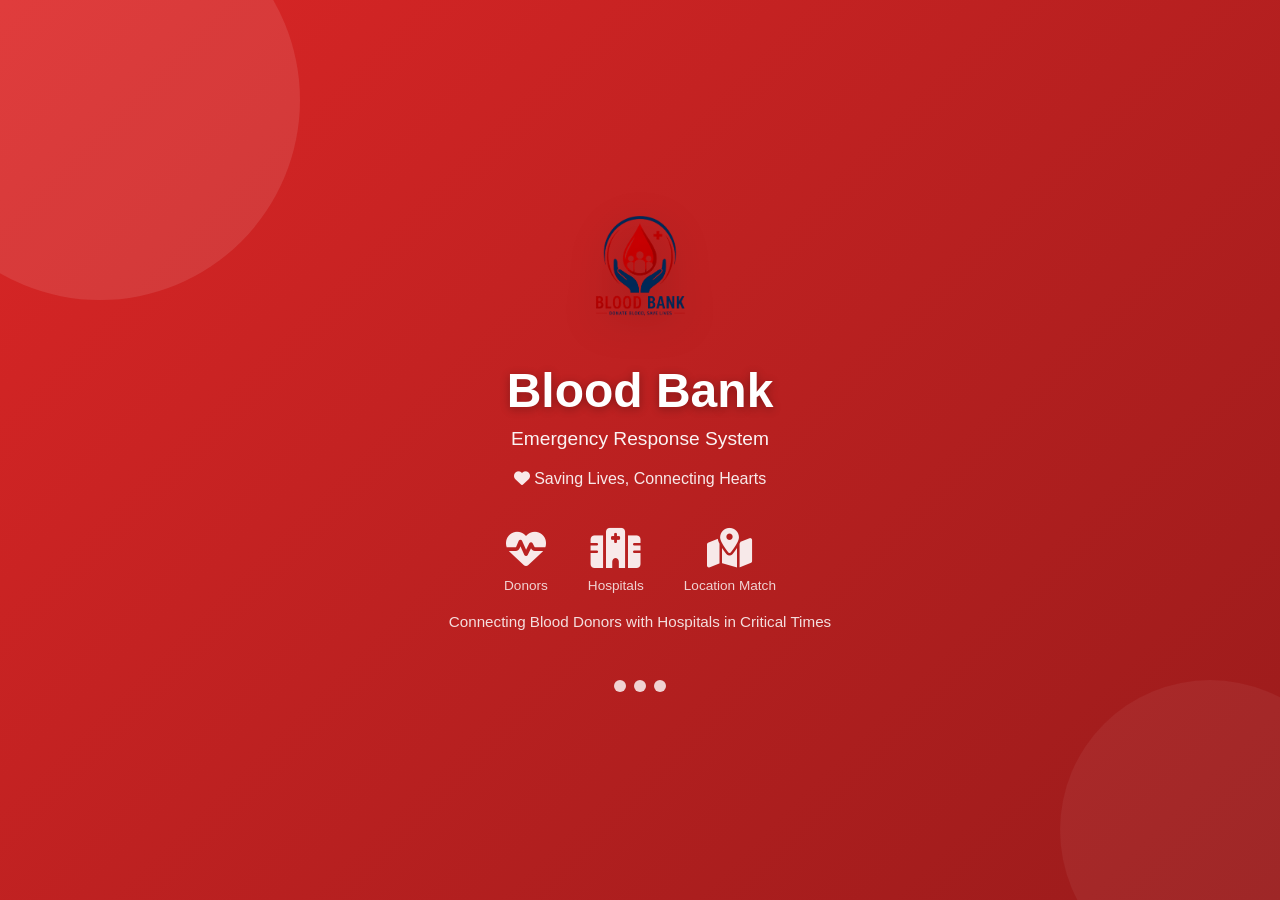
<file: index.html>
<!DOCTYPE html>
<html lang="en">
<head>
    <meta charset="UTF-8">
    <meta name="viewport" content="width=device-width, initial-scale=1.0">
    <title>Blood Bank - Emergency Response System</title>
<script>
    const params = new URLSearchParams(window.location.search);
    const cameFromSplash = params.get("splash") === "done";

    if (!cameFromSplash && !sessionStorage.getItem("splashShown")) {
        window.location.replace("splash.html");
    } else {
        sessionStorage.setItem("splashShown", "true");

        if (cameFromSplash) {
            history.replaceState(null, "", "index.html");
        }
    }
</script>
    <link rel="stylesheet" href="https://cdnjs.cloudflare.com/ajax/libs/font-awesome/6.4.0/css/all.min.css">
    <link rel="stylesheet" href="css/style.css">
    <link rel="shortcut icon" href="logo.png" type="image/png">
</head>
<body>
    <div class="container">
        <!-- Mobile Overlay -->
        <div class="mobile-overlay"></div>

        <!-- Sidebar Navigation -->
        <aside class="sidebar">
            <div class="logo">
                <div class="logo-icon">
                    <img src="logo.png" alt="Logo" style="width: 32px; height: 32px; object-fit: contain; display: none;">
                    <i class="fas fa-droplet"></i>
                </div>
                <h1>Blood Bank</h1>
            </div>
            <nav class="nav-menu">
                <a href="index.html" class="nav-item active">
                    <span class="nav-icon"><i class="fas fa-chart-line"></i></span>
                    <span class="nav-text">Dashboard</span>
                </a>
                <a href="donors.html" class="nav-item">
                    <span class="nav-icon"><i class="fas fa-users"></i></span>
                    <span class="nav-text">Donors</span>
                </a>
                <a href="blood-inventory.html" class="nav-item">
                    <span class="nav-icon"><i class="fas fa-vial"></i></span>
                    <span class="nav-text">Blood Inventory</span>
                </a>
                <a href="patients.html" class="nav-item">
                    <span class="nav-icon"><i class="fas fa-hospital"></i></span>
                    <span class="nav-text">Patients</span>
                </a>
                <a href="requests.html" class="nav-item">
                    <span class="nav-icon"><i class="fas fa-clipboard-list"></i></span>
                    <span class="nav-text">Requests</span>
                </a>
                <a href="blood-needs.html" class="nav-item">
                    <span class="nav-icon"><i class="fas fa-map-pin"></i></span>
                    <span class="nav-text">Blood Needs</span>
                </a>
            </nav>
        </aside>

        <!-- Main Content -->
        <main class="main-content">
            <!-- Header -->
            <header class="header">
                <button class="hamburger-menu" aria-label="Toggle menu">
                    <span></span>
                    <span></span>
                    <span></span>
                </button>
                <h2>Dashboard</h2>
                <div class="user-section">
                    <span class="user-name">Admin</span>
                    <div class="user-avatar">A</div>
                </div>
            </header>

            <!-- Dashboard Content -->
            <section class="dashboard">
                <h3 class="section-title">Overview</h3>
                
                <!-- Stats Cards -->
                <div class="stats-grid">
                    <div class="stat-card">
                        <div class="stat-icon" style="background-color: #ffebee;"><i class="fas fa-users"></i></div>
                        <div class="stat-content">
                            <h4>Total Donors</h4>
                            <p class="stat-number">2,450</p>
                            <span class="stat-change">+12% this month</span>
                        </div>
                    </div>

                    <div class="stat-card">
                        <div class="stat-icon" style="background-color: #fce4ec;"><i class="fas fa-vials"></i></div>
                        <div class="stat-content">
                            <h4>Blood Units</h4>
                            <p class="stat-number">1,840</p>
                            <span class="stat-change">+24 units today</span>
                        </div>
                    </div>

                    <div class="stat-card">
                        <div class="stat-icon" style="background-color: #ffe0e6;"><i class="fas fa-hourglass-half"></i></div>
                        <div class="stat-content">
                            <h4>Pending Requests</h4>
                            <p class="stat-number">47</p>
                            <span class="stat-change">8 urgent</span>
                        </div>
                    </div>

                    <div class="stat-card">
                        <div class="stat-icon" style="background-color: #ffcdd2;"><i class="fas fa-hospital-user"></i></div>
                        <div class="stat-content">
                            <h4>Active Patients</h4>
                            <p class="stat-number">156</p>
                            <span class="stat-change">+5 today</span>
                        </div>
                    </div>
                </div>

                <!-- Blood Stock Overview -->
                <div class="dashboard-grid">
                    <div class="card">
                        <h3>Blood Stock Summary</h3>
                        <div class="blood-stock-list">
                            <div class="blood-item">
                                <div class="blood-group">O+</div>
                                <div class="blood-bar">
                                    <div class="blood-fill" style="width: 85%"></div>
                                </div>
                                <span class="blood-qty">425 units</span>
                            </div>
                            <div class="blood-item">
                                <div class="blood-group">A+</div>
                                <div class="blood-bar">
                                    <div class="blood-fill" style="width: 72%"></div>
                                </div>
                                <span class="blood-qty">360 units</span>
                            </div>
                            <div class="blood-item">
                                <div class="blood-group">B+</div>
                                <div class="blood-bar">
                                    <div class="blood-fill" style="width: 65%"></div>
                                </div>
                                <span class="blood-qty">325 units</span>
                            </div>
                            <div class="blood-item">
                                <div class="blood-group">AB+</div>
                                <div class="blood-bar">
                                    <div class="blood-fill" style="width: 45%"></div>
                                </div>
                                <span class="blood-qty">225 units</span>
                            </div>
                            <div class="blood-item">
                                <div class="blood-group">O-</div>
                                <div class="blood-bar">
                                    <div class="blood-fill" style="width: 38%"></div>
                                </div>
                                <span class="blood-qty">190 units</span>
                            </div>
                            <div class="blood-item">
                                <div class="blood-group">A-</div>
                                <div class="blood-bar">
                                    <div class="blood-fill" style="width: 32%"></div>
                                </div>
                                <span class="blood-qty">160 units</span>
                            </div>
                        </div>
                    </div>

                    <div class="card">
                        <h3>Recent Requests</h3>
                        <div class="recent-list">
                            <div class="recent-item">
                                <div class="recent-info">
                                    <p class="recent-title">Patient: Ali Furqan</p>
                                    <p class="recent-meta">Blood Type: O-</p>
                                </div>
                                <span class="status-badge urgent">Urgent</span>
                            </div>
                            <div class="recent-item">
                                <div class="recent-info">
                                    <p class="recent-title">Patient: Irshad Ali</p>
                                    <p class="recent-meta">Blood Type: A+</p>
                                </div>
                                <span class="status-badge pending">Pending</span>
                            </div>
                            <div class="recent-item">
                                <div class="recent-info">
                                    <p class="recent-title">Patient: Azhar Faruqe</p>
                                    <p class="recent-meta">Blood Type: B+</p>
                                </div>
                                <span class="status-badge approved">Approved</span>
                            </div>
                            <div class="recent-item">
                                <div class="recent-info">
                                    <p class="recent-title">Patient: Asad</p>
                                    <p class="recent-meta">Blood Type: AB+</p>
                                </div>
                                <span class="status-badge completed">Completed</span>
                            </div>
                        </div>
                    </div>
                </div>
            </section>
        </main>
    </div>

    <script src="js/main.js"></script>
    <script>
        // Initialize components
        document.addEventListener('DOMContentLoaded', () => {
            initializeMobileMenu();
            initializeFormValidation();
            initializeSearch();
        });
    </script>
</body>
</html>
</file>
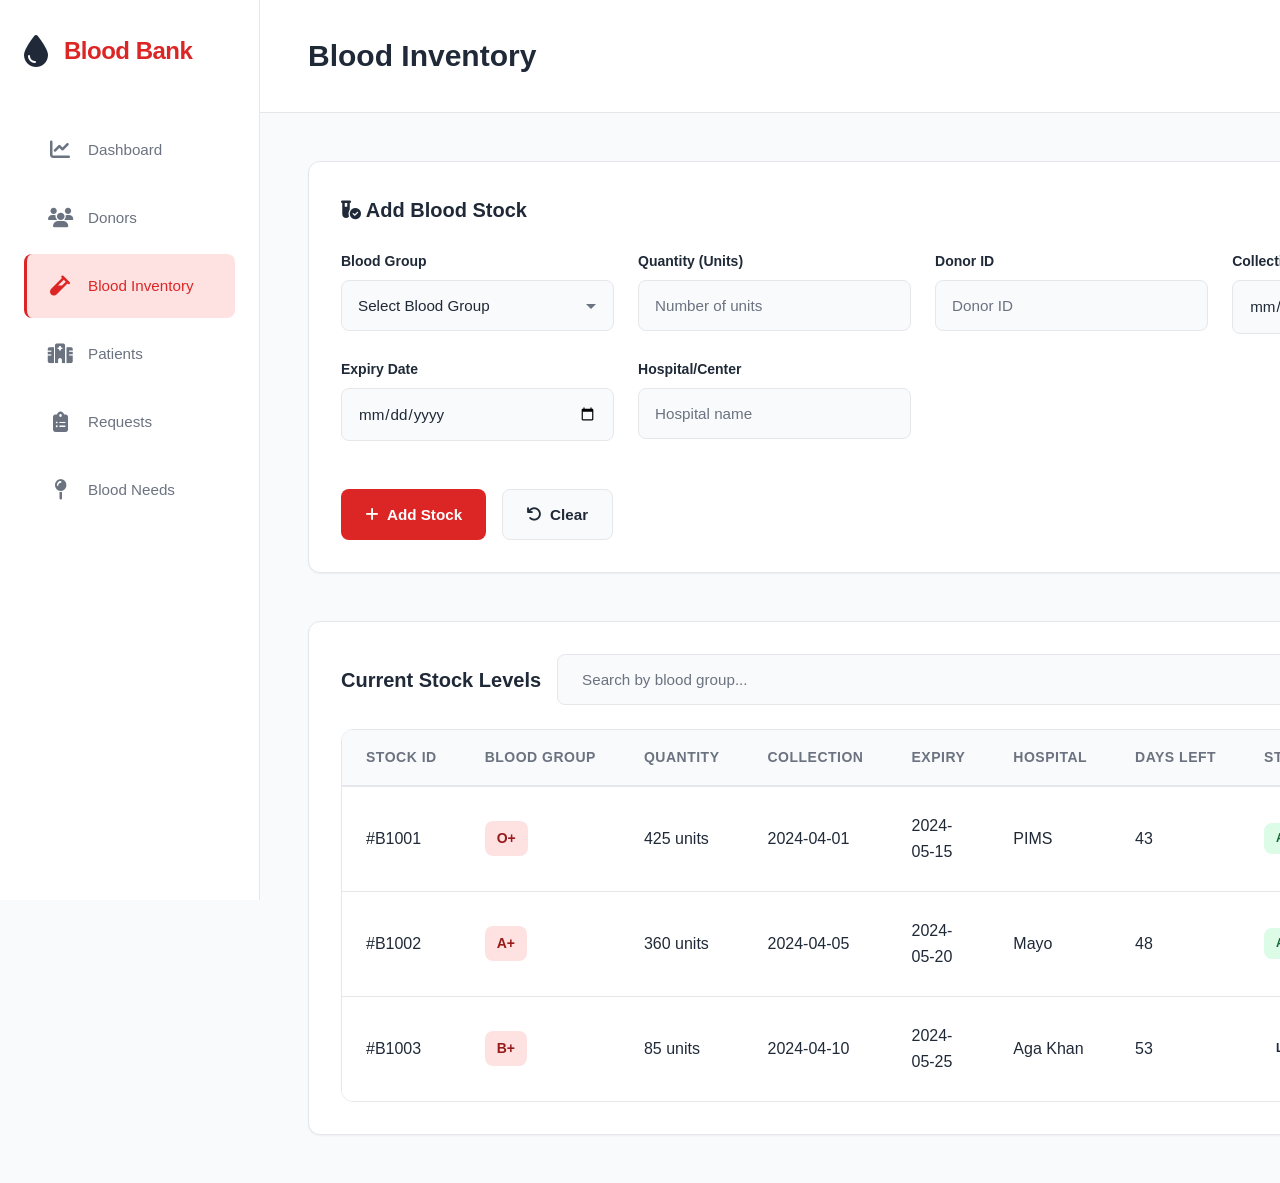
<file: blood-inventory.html>
<!DOCTYPE html>
<html lang="en">
<head>
    <meta charset="UTF-8">
    <meta name="viewport" content="width=device-width, initial-scale=1.0">
    <title>Blood Inventory - Blood Bank</title>
    <link rel="stylesheet" href="https://cdnjs.cloudflare.com/ajax/libs/font-awesome/6.4.0/css/all.min.css">
    <link rel="stylesheet" href="css/style.css">
    <link rel="shortcut icon" href="logo.png" type="image/png">
</head>
<body>
    <div class="container">
        <div class="mobile-overlay"></div>
        <aside class="sidebar">
            <div class="logo"><div class="logo-icon"><img src="logo.png" alt="Logo" style="width: 32px; height: 32px; object-fit: contain; display: none;"><i class="fas fa-droplet"></i></div><h1>Blood Bank</h1></div>
            <nav class="nav-menu">
                <a href="index.html" class="nav-item"><span class="nav-icon"><i class="fas fa-chart-line"></i></span><span class="nav-text">Dashboard</span></a>
                <a href="donors.html" class="nav-item"><span class="nav-icon"><i class="fas fa-users"></i></span><span class="nav-text">Donors</span></a>
                <a href="blood-inventory.html" class="nav-item active"><span class="nav-icon"><i class="fas fa-vial"></i></span><span class="nav-text">Blood Inventory</span></a>
                <a href="patients.html" class="nav-item"><span class="nav-icon"><i class="fas fa-hospital"></i></span><span class="nav-text">Patients</span></a>
                <a href="requests.html" class="nav-item"><span class="nav-icon"><i class="fas fa-clipboard-list"></i></span><span class="nav-text">Requests</span></a>
                <a href="blood-needs.html" class="nav-item"><span class="nav-icon"><i class="fas fa-map-pin"></i></span><span class="nav-text">Blood Needs</span></a>
            </nav>
        </aside>
        <main class="main-content">
            <header class="header">
                <button class="hamburger-menu" aria-label="Toggle menu"><span></span><span></span><span></span></button>
                <h2>Blood Inventory</h2>
                <div class="user-section"><span class="user-name">Admin</span><div class="user-avatar">A</div></div>
            </header>
            <section class="page-section">
                <div class="card">
                    <div class="card-header"><h3><i class="fas fa-vial-circle-check"></i> Add Blood Stock</h3></div>
                    <form class="form" id="bloodForm">
                        <div class="form-grid">
                            <div class="form-group">
                                <label for="bloodGroup">Blood Group</label>
                                <select id="bloodGroup" required><option value="">Select Blood Group</option><option value="O+">O+</option><option value="O-">O-</option><option value="A+">A+</option><option value="A-">A-</option><option value="B+">B+</option><option value="B-">B-</option><option value="AB+">AB+</option><option value="AB-">AB-</option></select>
                            </div>
                            <div class="form-group">
                                <label for="quantity">Quantity (Units)</label>
                                <input type="number" id="quantity" placeholder="Number of units" min="1" required>
                            </div>
                            <div class="form-group">
                                <label for="donorId">Donor ID</label>
                                <input type="text" id="donorId" placeholder="Donor ID" required>
                            </div>
                            <div class="form-group">
                                <label for="collectionDate">Collection Date</label>
                                <input type="date" id="collectionDate" required>
                            </div>
                            <div class="form-group">
                                <label for="expiryDate">Expiry Date</label>
                                <input type="date" id="expiryDate" required>
                            </div>
                            <div class="form-group">
                                <label for="hospital">Hospital/Center</label>
                                <input type="text" id="hospital" placeholder="Hospital name" required>
                            </div>
                        </div>
                        <div class="form-actions"><button type="submit" class="btn btn-primary"><i class="fas fa-plus"></i> Add Stock</button><button type="reset" class="btn btn-secondary"><i class="fas fa-undo"></i> Clear</button></div>
                    </form>
                </div>
                <div class="card">
                    <div class="card-header">
                        <h3>Current Stock Levels</h3>
                        <div class="search-box"><input type="text" class="search-input" id="bloodSearch" placeholder="Search by blood group..."><i class="fas fa-search search-icon"></i></div>
                    </div>
                    <div class="table-responsive">
                        <table class="table">
                            <thead>
                                <tr><th>Stock ID</th><th>Blood Group</th><th>Quantity</th><th>Collection</th><th>Expiry</th><th>Hospital</th><th>Days Left</th><th>Status</th><th>Actions</th></tr>
                            </thead>
                            <tbody id="bloodTableBody">
                                <tr><td>#B1001</td><td><span class="blood-badge">O+</span></td><td>425 units</td><td>2024-04-01</td><td>2024-05-15</td><td>PIMS</td><td>43</td><td><span class="status-badge approved">Available</span></td><td><button class="btn-icon edit">✏️</button><button class="btn-icon delete" onclick="deleteRow(this)">🗑️</button></td></tr>
                                <tr><td>#B1002</td><td><span class="blood-badge">A+</span></td><td>360 units</td><td>2024-04-05</td><td>2024-05-20</td><td>Mayo</td><td>48</td><td><span class="status-badge approved">Available</span></td><td><button class="btn-icon edit">✏️</button><button class="btn-icon delete" onclick="deleteRow(this)">🗑️</button></td></tr>
                                <tr><td>#B1003</td><td><span class="blood-badge">B+</span></td><td>85 units</td><td>2024-04-10</td><td>2024-05-25</td><td>Aga Khan</td><td>53</td><td><span class="status-badge warning">Low Stock</span></td><td><button class="btn-icon edit">✏️</button><button class="btn-icon delete" onclick="deleteRow(this)">🗑️</button></td></tr>
                            </tbody>
                        </table>
                    </div>
                </div>
            </section>
        </main>
    </div>
    <script src="js/main.js" defer></script>
    <script>
        function deleteRow(btn) { const row = btn.closest('tr'); row.style.opacity = '0'; setTimeout(() => row.remove(), 300); showToast('Stock record deleted', 'success'); }
        document.addEventListener('DOMContentLoaded', () => { 
            initializeMobileMenu();
            if (typeof initializeFormValidation === 'function') {
                initializeFormValidation(); 
                initializeSearch(); 
                initializeBloodForm();
            }
        });
    </script>
</body>
</html>
</file>
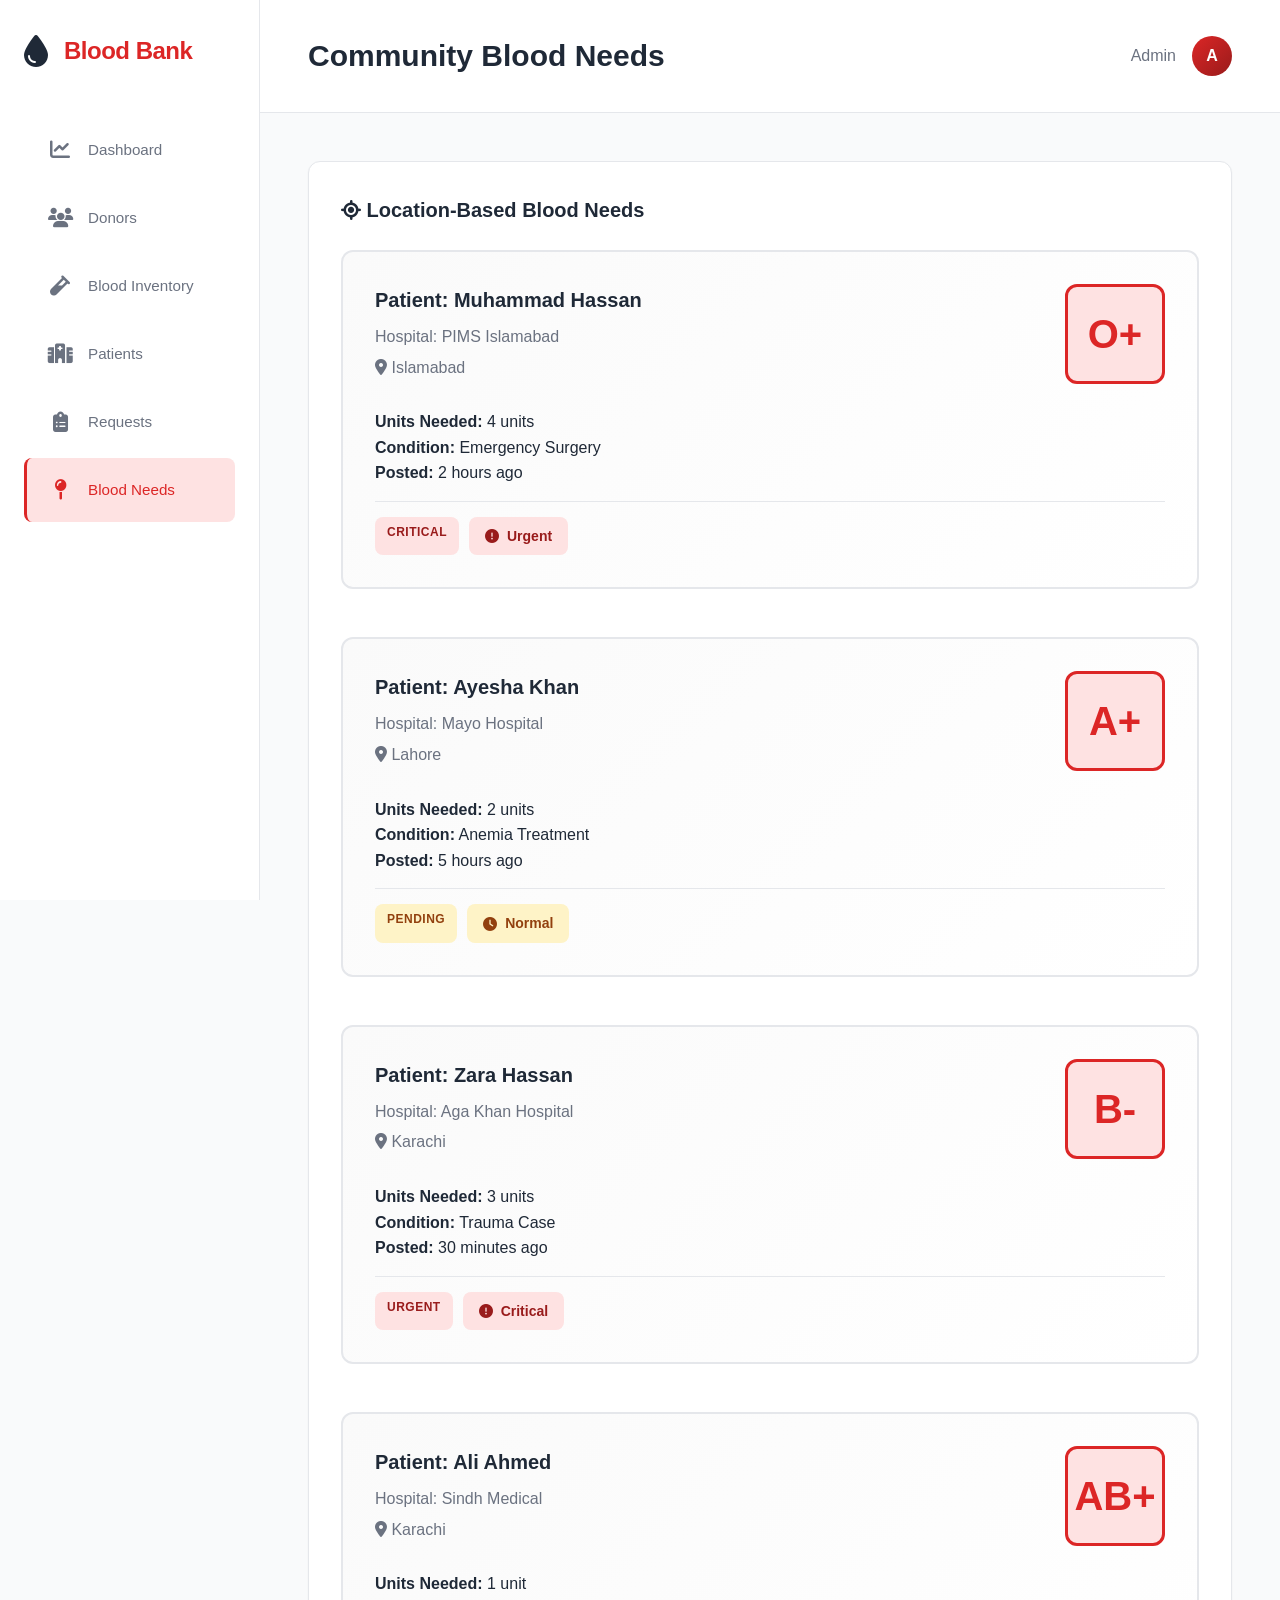
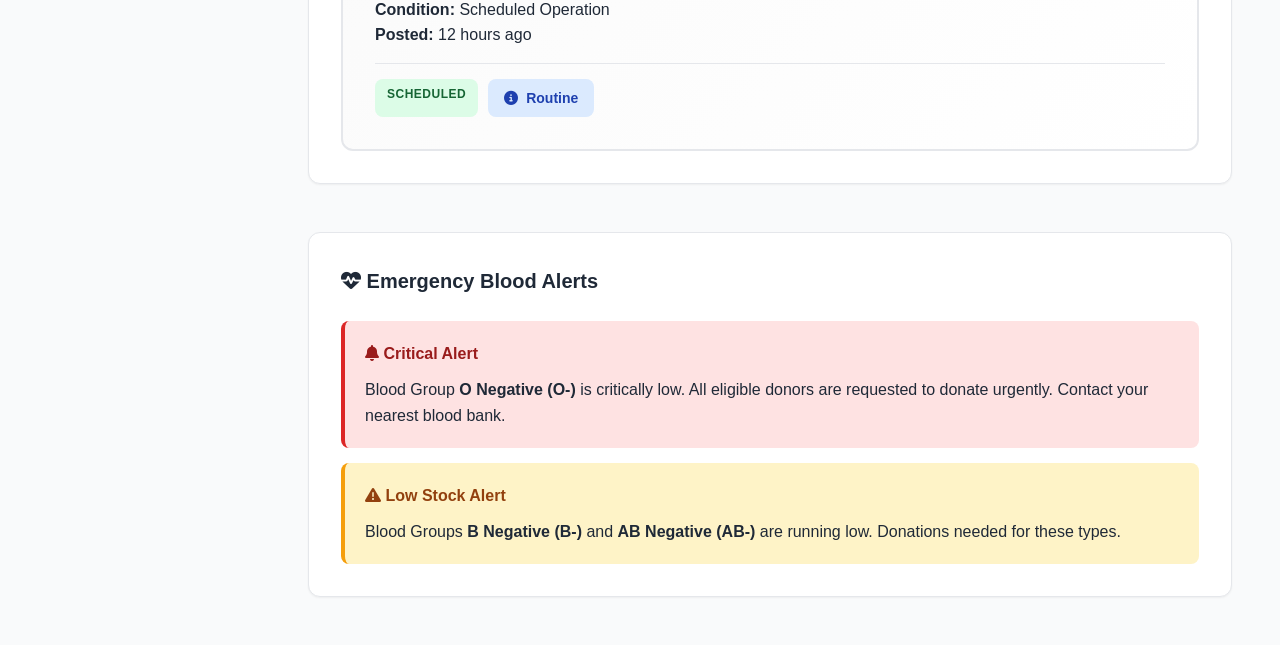
<file: blood-needs.html>
<!DOCTYPE html>
<html lang="en">
<head>
    <meta charset="UTF-8">
    <meta name="viewport" content="width=device-width, initial-scale=1.0">
    <title>Blood Needs - Blood Bank</title>
    <link rel="stylesheet" href="https://cdnjs.cloudflare.com/ajax/libs/font-awesome/6.4.0/css/all.min.css">
    <link rel="stylesheet" href="css/style.css">
    <link rel="shortcut icon" href="logo.png" type="image/png">
</head>
<body>
    <div class="container">
        <div class="mobile-overlay"></div>
        <aside class="sidebar">
            <div class="logo"><div class="logo-icon"><img src="logo.png" alt="Logo" style="width: 32px; height: 32px; object-fit: contain; display: none;"><i class="fas fa-droplet"></i></div><h1>Blood Bank</h1></div>
            <nav class="nav-menu">
                <a href="index.html" class="nav-item"><span class="nav-icon"><i class="fas fa-chart-line"></i></span><span class="nav-text">Dashboard</span></a>
                <a href="donors.html" class="nav-item"><span class="nav-icon"><i class="fas fa-users"></i></span><span class="nav-text">Donors</span></a>
                <a href="blood-inventory.html" class="nav-item"><span class="nav-icon"><i class="fas fa-vial"></i></span><span class="nav-text">Blood Inventory</span></a>
                <a href="patients.html" class="nav-item"><span class="nav-icon"><i class="fas fa-hospital"></i></span><span class="nav-text">Patients</span></a>
                <a href="requests.html" class="nav-item"><span class="nav-icon"><i class="fas fa-clipboard-list"></i></span><span class="nav-text">Requests</span></a>
                <a href="blood-needs.html" class="nav-item active"><span class="nav-icon"><i class="fas fa-map-pin"></i></span><span class="nav-text">Blood Needs</span></a>
            </nav>
        </aside>
        <main class="main-content">
            <header class="header">
                <button class="hamburger-menu" aria-label="Toggle menu"><span></span><span></span><span></span></button>
                <h2>Community Blood Needs</h2>
                <div class="user-section"><span class="user-name">Admin</span><div class="user-avatar">A</div></div>
            </header>
            <section class="page-section">
                <div class="card">
                    <div class="card-header"><h3><i class="fas fa-location-crosshairs"></i> Location-Based Blood Needs</h3></div>
                    <div class="blood-needs-list">
                        <div class="blood-need-card">
                            <div class="need-header">
                                <div class="need-title-section">
                                    <h4>Patient: Muhammad Hassan</h4>
                                    <p style="color: #6b7280; margin: 5px 0;">Hospital: PIMS Islamabad</p>
                                    <p style="color: #6b7280; margin: 5px 0;"><i class="fas fa-map-marker-alt"></i> Islamabad</p>
                                </div>
                                <div class="blood-group-large">O+</div>
                            </div>
                            <div style="margin-bottom: 15px; padding-bottom: 15px; border-bottom: 1px solid #e5e7eb;">
                                <p><strong>Units Needed:</strong> 4 units</p>
                                <p><strong>Condition:</strong> Emergency Surgery</p>
                                <p><strong>Posted:</strong> 2 hours ago</p>
                            </div>
                            <div style="display: flex; gap: 10px; flex-wrap: wrap;">
                                <span class="status-badge urgent">CRITICAL</span>
                                <span class="urgency-badge critical" style="background-color: #fee2e2; color: #991b1b;"><i class="fas fa-exclamation-circle"></i> Urgent</span>
                            </div>
                        </div>

                        <div class="blood-need-card">
                            <div class="need-header">
                                <div class="need-title-section">
                                    <h4>Patient: Ayesha Khan</h4>
                                    <p style="color: #6b7280; margin: 5px 0;">Hospital: Mayo Hospital</p>
                                    <p style="color: #6b7280; margin: 5px 0;"><i class="fas fa-map-marker-alt"></i> Lahore</p>
                                </div>
                                <div class="blood-group-large">A+</div>
                            </div>
                            <div style="margin-bottom: 15px; padding-bottom: 15px; border-bottom: 1px solid #e5e7eb;">
                                <p><strong>Units Needed:</strong> 2 units</p>
                                <p><strong>Condition:</strong> Anemia Treatment</p>
                                <p><strong>Posted:</strong> 5 hours ago</p>
                            </div>
                            <div style="display: flex; gap: 10px; flex-wrap: wrap;">
                                <span class="status-badge pending">PENDING</span>
                                <span class="urgency-badge" style="background-color: #fef3c7; color: #92400e;"><i class="fas fa-clock"></i> Normal</span>
                            </div>
                        </div>

                        <div class="blood-need-card">
                            <div class="need-header">
                                <div class="need-title-section">
                                    <h4>Patient: Zara Hassan</h4>
                                    <p style="color: #6b7280; margin: 5px 0;">Hospital: Aga Khan Hospital</p>
                                    <p style="color: #6b7280; margin: 5px 0;"><i class="fas fa-map-marker-alt"></i> Karachi</p>
                                </div>
                                <div class="blood-group-large">B-</div>
                            </div>
                            <div style="margin-bottom: 15px; padding-bottom: 15px; border-bottom: 1px solid #e5e7eb;">
                                <p><strong>Units Needed:</strong> 3 units</p>
                                <p><strong>Condition:</strong> Trauma Case</p>
                                <p><strong>Posted:</strong> 30 minutes ago</p>
                            </div>
                            <div style="display: flex; gap: 10px; flex-wrap: wrap;">
                                <span class="status-badge urgent">URGENT</span>
                                <span class="urgency-badge critical" style="background-color: #fee2e2; color: #991b1b;"><i class="fas fa-exclamation-circle"></i> Critical</span>
                            </div>
                        </div>

                        <div class="blood-need-card">
                            <div class="need-header">
                                <div class="need-title-section">
                                    <h4>Patient: Ali Ahmed</h4>
                                    <p style="color: #6b7280; margin: 5px 0;">Hospital: Sindh Medical</p>
                                    <p style="color: #6b7280; margin: 5px 0;"><i class="fas fa-map-marker-alt"></i> Karachi</p>
                                </div>
                                <div class="blood-group-large">AB+</div>
                            </div>
                            <div style="margin-bottom: 15px; padding-bottom: 15px; border-bottom: 1px solid #e5e7eb;">
                                <p><strong>Units Needed:</strong> 1 unit</p>
                                <p><strong>Condition:</strong> Scheduled Operation</p>
                                <p><strong>Posted:</strong> 12 hours ago</p>
                            </div>
                            <div style="display: flex; gap: 10px; flex-wrap: wrap;">
                                <span class="status-badge approved">SCHEDULED</span>
                                <span class="urgency-badge" style="background-color: #dbeafe; color: #1e40af;"><i class="fas fa-info-circle"></i> Routine</span>
                            </div>
                        </div>
                    </div>
                </div>

                <div class="card">
                    <div class="card-header"><h3><i class="fas fa-heart-pulse"></i> Emergency Blood Alerts</h3></div>
                    <div style="padding: 20px; background-color: #fee2e2; border-left: 4px solid #dc2626; border-radius: 8px; margin-bottom: 15px;">
                        <h4 style="color: #991b1b; margin-bottom: 10px;"><i class="fas fa-bell"></i> Critical Alert</h4>
                        <p>Blood Group <strong>O Negative (O-)</strong> is critically low. All eligible donors are requested to donate urgently. Contact your nearest blood bank.</p>
                    </div>

                    <div style="padding: 20px; background-color: #fef3c7; border-left: 4px solid #f59e0b; border-radius: 8px;">
                        <h4 style="color: #92400e; margin-bottom: 10px;"><i class="fas fa-exclamation-triangle"></i> Low Stock Alert</h4>
                        <p>Blood Groups <strong>B Negative (B-)</strong> and <strong>AB Negative (AB-)</strong> are running low. Donations needed for these types.</p>
                    </div>
                </div>
            </section>
        </main>
    </div>
    <script src="js/main.js"></script>
    <script>
        document.addEventListener('DOMContentLoaded', () => { initializeMobileMenu(); });
    </script>
</body>
</html>
</file>
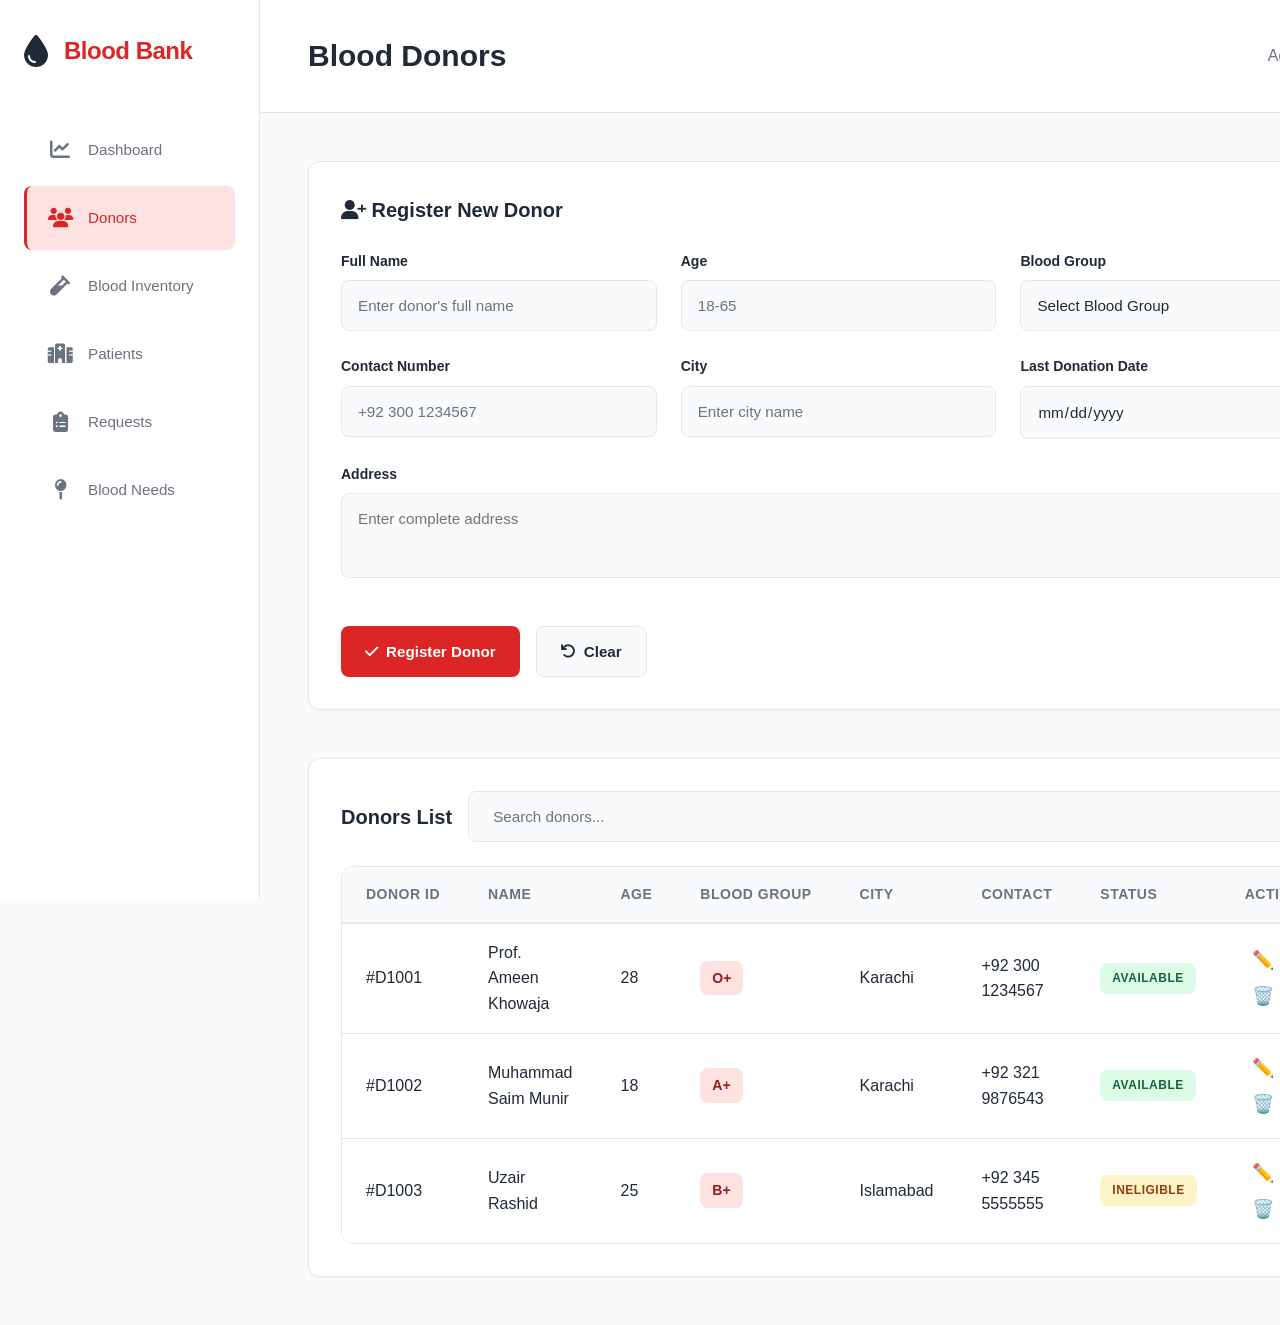
<file: donors.html>
<!DOCTYPE html>
<html lang="en">
<head>
    <meta charset="UTF-8">
    <meta name="viewport" content="width=device-width, initial-scale=1.0">
    <title>Donors - Blood Bank</title>
    <link rel="stylesheet" href="https://cdnjs.cloudflare.com/ajax/libs/font-awesome/6.4.0/css/all.min.css">
    <link rel="stylesheet" href="css/style.css">
    <link rel="shortcut icon" href="logo.png" type="image/png">
</head>
<body>
    <div class="container">
        <!-- Mobile Overlay -->
        <div class="mobile-overlay"></div>

        <!-- Sidebar Navigation -->
        <aside class="sidebar">
            <div class="logo">
                <div class="logo-icon">
                    <img src="logo.png" alt="Logo" style="width: 32px; height: 32px; object-fit: contain; display: none;">
                    <i class="fas fa-droplet"></i>
                </div>
                <h1>Blood Bank</h1>
            </div>
            <nav class="nav-menu">
                <a href="index.html" class="nav-item">
                    <span class="nav-icon"><i class="fas fa-chart-line"></i></span>
                    <span class="nav-text">Dashboard</span>
                </a>
                <a href="donors.html" class="nav-item active">
                    <span class="nav-icon"><i class="fas fa-users"></i></span>
                    <span class="nav-text">Donors</span>
                </a>
                <a href="blood-inventory.html" class="nav-item">
                    <span class="nav-icon"><i class="fas fa-vial"></i></span>
                    <span class="nav-text">Blood Inventory</span>
                </a>
                <a href="patients.html" class="nav-item">
                    <span class="nav-icon"><i class="fas fa-hospital"></i></span>
                    <span class="nav-text">Patients</span>
                </a>
                <a href="requests.html" class="nav-item">
                    <span class="nav-icon"><i class="fas fa-clipboard-list"></i></span>
                    <span class="nav-text">Requests</span>
                </a>
                <a href="blood-needs.html" class="nav-item">
                    <span class="nav-icon"><i class="fas fa-map-pin"></i></span>
                    <span class="nav-text">Blood Needs</span>
                </a>
            </nav>
        </aside>

        <!-- Main Content -->
        <main class="main-content">
            <!-- Header -->
            <header class="header">
                <button class="hamburger-menu" aria-label="Toggle menu">
                    <span></span>
                    <span></span>
                    <span></span>
                </button>
                <h2>Blood Donors</h2>
                <div class="user-section">
                    <span class="user-name">Admin</span>
                    <div class="user-avatar">A</div>
                </div>
            </header>

            <!-- Page Content -->
            <section class="page-section">
                <!-- Add Donor Form -->
                <div class="card">
                    <div class="card-header">
                        <h3><i class="fas fa-user-plus"></i> Register New Donor</h3>
                    </div>
                    <form class="form" id="donorForm">
                        <div class="form-grid">
                            <div class="form-group">
                                <label for="donorName">Full Name</label>
                                <input type="text" id="donorName" placeholder="Enter donor's full name" required>
                            </div>
                            <div class="form-group">
                                <label for="donorAge">Age</label>
                                <input type="number" id="donorAge" placeholder="18-65" min="18" max="65" required>
                            </div>
                            <div class="form-group">
                                <label for="donorBlood">Blood Group</label>
                                <select id="donorBlood" required>
                                    <option value="">Select Blood Group</option>
                                    <option value="O+">O+</option>
                                    <option value="O-">O-</option>
                                    <option value="A+">A+</option>
                                    <option value="A-">A-</option>
                                    <option value="B+">B+</option>
                                    <option value="B-">B-</option>
                                    <option value="AB+">AB+</option>
                                    <option value="AB-">AB-</option>
                                </select>
                            </div>
                            <div class="form-group">
                                <label for="donorPhone">Contact Number</label>
                                <input type="tel" id="donorPhone" placeholder="+92 300 1234567" required>
                            </div>
                            <div class="form-group">
                                <label for="donorCity">City</label>
                                <input type="text" id="donorCity" placeholder="Enter city name" required>
                            </div>
                            <div class="form-group">
                                <label for="lastDonation">Last Donation Date</label>
                                <input type="date" id="lastDonation">
                            </div>
                            <div class="form-group form-full">
                                <label for="donorAddress">Address</label>
                                <textarea id="donorAddress" placeholder="Enter complete address" rows="3" required></textarea>
                            </div>
                        </div>
                        <div class="form-actions">
                            <button type="submit" class="btn btn-primary">
                                <i class="fas fa-check"></i> Register Donor
                            </button>
                            <button type="reset" class="btn btn-secondary">
                                <i class="fas fa-undo"></i> Clear
                            </button>
                        </div>
                    </form>
                </div>

                <!-- Search and Filter -->
                <div class="card">
                    <div class="card-header">
                        <h3>Donors List</h3>
                        <div class="search-box">
                            <input type="text" class="search-input" id="donorSearch" placeholder="Search donors...">
                            <i class="fas fa-search search-icon"></i>
                        </div>
                    </div>

                    <!-- Donors Table -->
                    <div class="table-responsive">
                        <table class="table">
                            <thead>
                                <tr>
                                    <th>Donor ID</th>
                                    <th>Name</th>
                                    <th>Age</th>
                                    <th>Blood Group</th>
                                    <th>City</th>
                                    <th>Contact</th>
                                    <th>Status</th>
                                    <th>Actions</th>
                                </tr>
                            </thead>
                            <tbody id="donorTableBody">
                                <tr>
                                    <td>#D1001</td>
                                    <td>Prof. Ameen Khowaja</td>
                                    <td>28</td>
                                    <td><span class="blood-badge">O+</span></td>
                                    <td>Karachi</td>
                                    <td>+92 300 1234567</td>
                                    <td><span class="status-badge approved">Available</span></td>
                                    <td>
                                        <button class="btn-icon edit" title="Edit">✏️</button>
                                        <button class="btn-icon delete" title="Delete" onclick="deleteRow(this)">🗑️</button>
                                    </td>
                                </tr>
                                <tr>
                                    <td>#D1002</td>
                                    <td>Muhammad Saim Munir</td>
                                    <td>18</td>
                                    <td><span class="blood-badge">A+</span></td>
                                    <td>Karachi</td>
                                    <td>+92 321 9876543</td>
                                    <td><span class="status-badge approved">Available</span></td>
                                    <td>
                                        <button class="btn-icon edit" title="Edit">✏️</button>
                                        <button class="btn-icon delete" title="Delete" onclick="deleteRow(this)">🗑️</button>
                                    </td>
                                </tr>
                                <tr>
                                    <td>#D1003</td>
                                    <td>Uzair Rashid</td>
                                    <td>25</td>
                                    <td><span class="blood-badge">B+</span></td>
                                    <td>Islamabad</td>
                                    <td>+92 345 5555555</td>
                                    <td><span class="status-badge pending">Ineligible</span></td>
                                    <td>
                                        <button class="btn-icon edit" title="Edit">✏️</button>
                                        <button class="btn-icon delete" title="Delete" onclick="deleteRow(this)">🗑️</button>
                                    </td>
                                </tr>
                            </tbody>
                        </table>
                    </div>
                </div>
            </section>
        </main>
    </div>

    <script src="js/main.js" defer></script>
    <script>
        function deleteRow(btn) {
            const row = btn.closest('tr');
            row.style.opacity = '0';
            setTimeout(() => row.remove(), 300);
            showToast('Donor record deleted', 'success');
        }

        document.addEventListener('DOMContentLoaded', () => {
            initializeMobileMenu();
            if (typeof initializeFormValidation === 'function') {
                initializeFormValidation();
                initializeDonorForm();
                initializeSearch();
            }
        });
    </script>
</body>
</html>
</file>
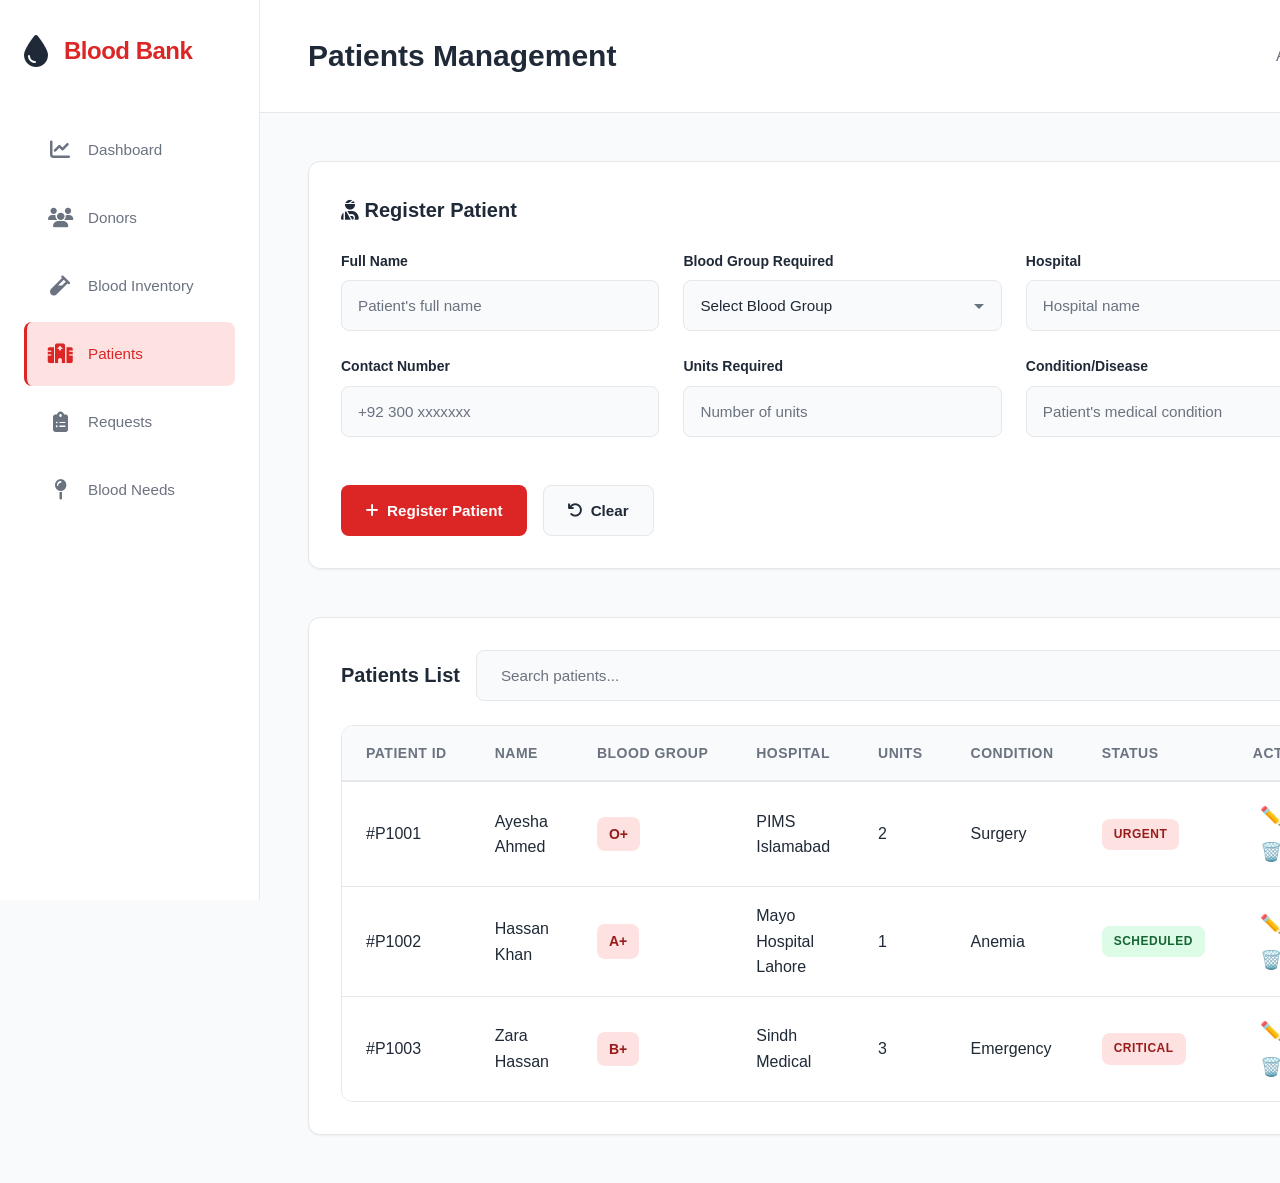
<file: patients.html>
<!DOCTYPE html>
<html lang="en">
<head>
    <meta charset="UTF-8">
    <meta name="viewport" content="width=device-width, initial-scale=1.0">
    <title>Patients - Blood Bank</title>
    <link rel="stylesheet" href="https://cdnjs.cloudflare.com/ajax/libs/font-awesome/6.4.0/css/all.min.css">
    <link rel="stylesheet" href="css/style.css">
    <link rel="shortcut icon" href="logo.png" type="image/png">
</head>
<body>
    <div class="container">
        <div class="mobile-overlay"></div>
        <aside class="sidebar">
            <div class="logo">
                <div class="logo-icon">
                    <img src="logo.png" alt="Logo" style="width: 32px; height: 32px; object-fit: contain; display: none;">
                    <i class="fas fa-droplet"></i>
                </div>
                <h1>Blood Bank</h1>
            </div>
            <nav class="nav-menu">
                <a href="index.html" class="nav-item"><span class="nav-icon"><i class="fas fa-chart-line"></i></span><span class="nav-text">Dashboard</span></a>
                <a href="donors.html" class="nav-item"><span class="nav-icon"><i class="fas fa-users"></i></span><span class="nav-text">Donors</span></a>
                <a href="blood-inventory.html" class="nav-item"><span class="nav-icon"><i class="fas fa-vial"></i></span><span class="nav-text">Blood Inventory</span></a>
                <a href="patients.html" class="nav-item active"><span class="nav-icon"><i class="fas fa-hospital"></i></span><span class="nav-text">Patients</span></a>
                <a href="requests.html" class="nav-item"><span class="nav-icon"><i class="fas fa-clipboard-list"></i></span><span class="nav-text">Requests</span></a>
                <a href="blood-needs.html" class="nav-item"><span class="nav-icon"><i class="fas fa-map-pin"></i></span><span class="nav-text">Blood Needs</span></a>
            </nav>
        </aside>
        <main class="main-content">
            <header class="header">
                <button class="hamburger-menu" aria-label="Toggle menu"><span></span><span></span><span></span></button>
                <h2>Patients Management</h2>
                <div class="user-section"><span class="user-name">Admin</span><div class="user-avatar">A</div></div>
            </header>
            <section class="page-section">
                <div class="card">
                    <div class="card-header"><h3><i class="fas fa-user-injured"></i> Register Patient</h3></div>
                    <form class="form" id="patientForm">
                        <div class="form-grid">
                            <div class="form-group">
                                <label for="patientName">Full Name</label>
                                <input type="text" id="patientName" placeholder="Patient's full name" required>
                            </div>
                            <div class="form-group">
                                <label for="patientBlood">Blood Group Required</label>
                                <select id="patientBlood" required>
                                    <option value="">Select Blood Group</option>
                                    <option value="O+">O+</option>
                                    <option value="O-">O-</option>
                                    <option value="A+">A+</option>
                                    <option value="A-">A-</option>
                                    <option value="B+">B+</option>
                                    <option value="B-">B-</option>
                                    <option value="AB+">AB+</option>
                                    <option value="AB-">AB-</option>
                                </select>
                            </div>
                            <div class="form-group">
                                <label for="hospital">Hospital</label>
                                <input type="text" id="hospital" placeholder="Hospital name" required>
                            </div>
                            <div class="form-group">
                                <label for="patientPhone">Contact Number</label>
                                <input type="tel" id="patientPhone" placeholder="+92 300 xxxxxxx" required>
                            </div>
                            <div class="form-group">
                                <label for="units">Units Required</label>
                                <input type="number" id="units" placeholder="Number of units" min="1" required>
                            </div>
                            <div class="form-group">
                                <label for="patientDisease">Condition/Disease</label>
                                <input type="text" id="patientDisease" placeholder="Patient's medical condition" required>
                            </div>
                        </div>
                        <div class="form-actions">
                            <button type="submit" class="btn btn-primary"><i class="fas fa-plus"></i> Register Patient</button>
                            <button type="reset" class="btn btn-secondary"><i class="fas fa-undo"></i> Clear</button>
                        </div>
                    </form>
                </div>
                <div class="card">
                    <div class="card-header">
                        <h3>Patients List</h3>
                        <div class="search-box"><input type="text" class="search-input" id="patientSearch" placeholder="Search patients..."><i class="fas fa-search search-icon"></i></div>
                    </div>
                    <div class="table-responsive">
                        <table class="table">
                            <thead>
                                <tr><th>Patient ID</th><th>Name</th><th>Blood Group</th><th>Hospital</th><th>Units</th><th>Condition</th><th>Status</th><th>Actions</th></tr>
                            </thead>
                            <tbody id="patientTableBody">
                                <tr><td>#P1001</td><td>Ayesha Ahmed</td><td><span class="blood-badge">O+</span></td><td>PIMS Islamabad</td><td>2</td><td>Surgery</td><td><span class="status-badge urgent">Urgent</span></td><td><button class="btn-icon edit">✏️</button><button class="btn-icon delete" onclick="deleteRow(this)">🗑️</button></td></tr>
                                <tr><td>#P1002</td><td>Hassan Khan</td><td><span class="blood-badge">A+</span></td><td>Mayo Hospital Lahore</td><td>1</td><td>Anemia</td><td><span class="status-badge approved">Scheduled</span></td><td><button class="btn-icon edit">✏️</button><button class="btn-icon delete" onclick="deleteRow(this)">🗑️</button></td></tr>
                                <tr><td>#P1003</td><td>Zara Hassan</td><td><span class="blood-badge">B+</span></td><td>Sindh Medical</td><td>3</td><td>Emergency</td><td><span class="status-badge urgent">Critical</span></td><td><button class="btn-icon edit">✏️</button><button class="btn-icon delete" onclick="deleteRow(this)">🗑️</button></td></tr>
                            </tbody>
                        </table>
                    </div>
                </div>
            </section>
        </main>
    </div>
    <script src="js/main.js"></script>
    <script>
        function deleteRow(btn) { const row = btn.closest('tr'); row.style.opacity = '0'; setTimeout(() => row.remove(), 300); showToast('Patient record deleted', 'success'); }
        document.addEventListener('DOMContentLoaded', () => { initializeMobileMenu(); initializeFormValidation(); initializeSearch(); });
    </script>
</body>
</html>
</file>
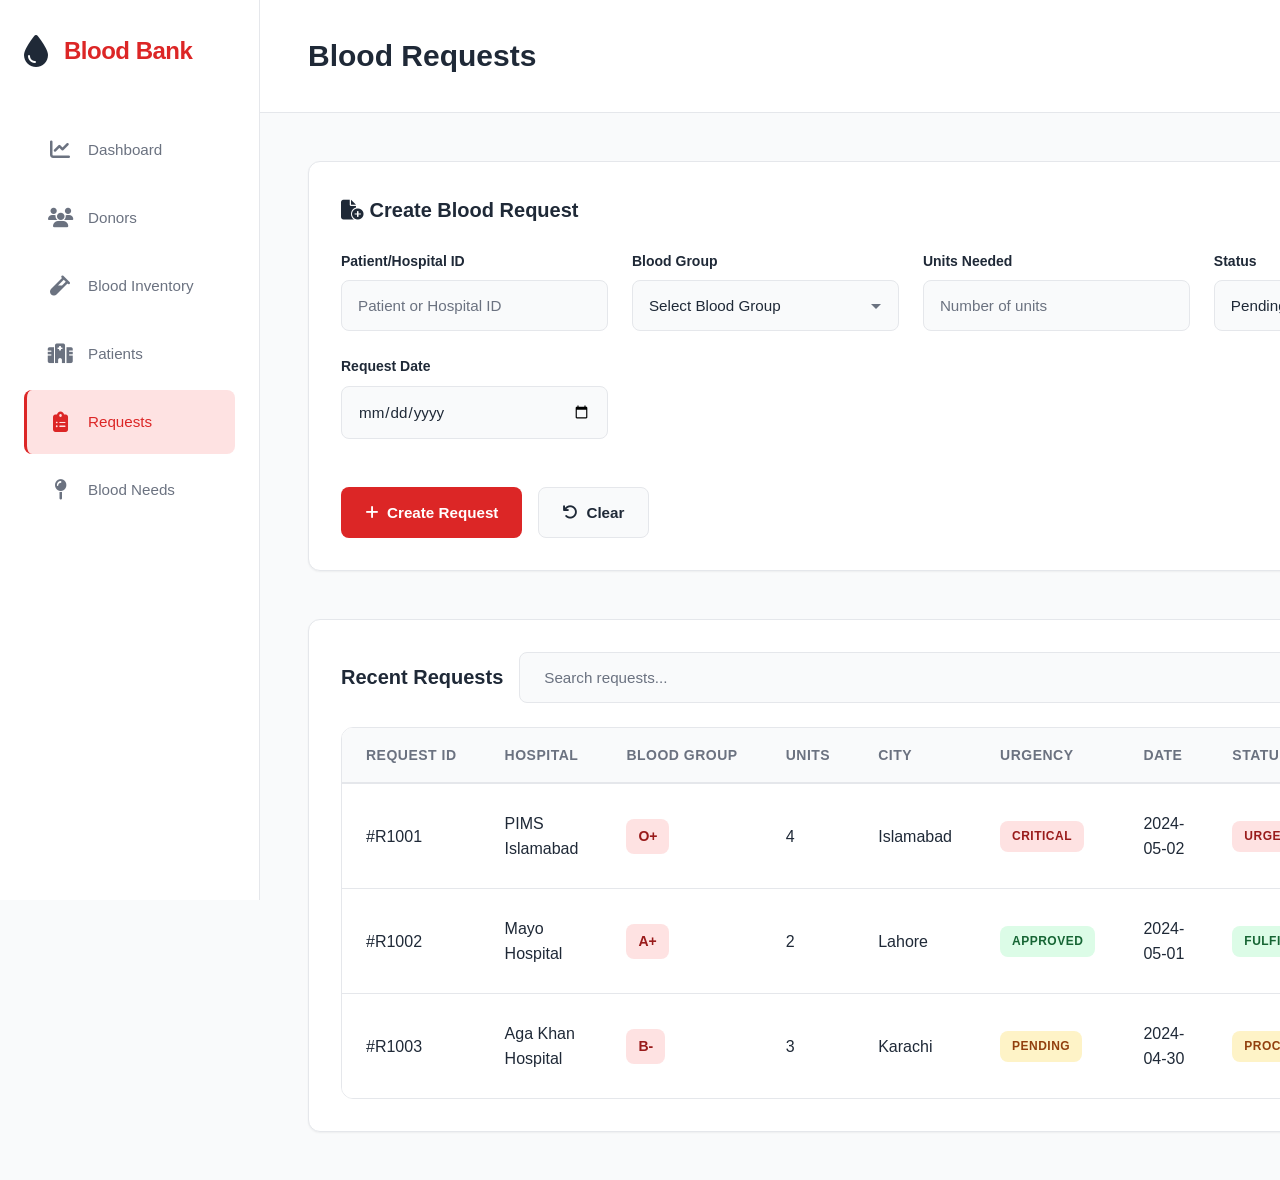
<file: requests.html>
<!DOCTYPE html>
<html lang="en">
<head>
    <meta charset="UTF-8">
    <meta name="viewport" content="width=device-width, initial-scale=1.0">
    <title>Requests - Blood Bank</title>
    <link rel="stylesheet" href="https://cdnjs.cloudflare.com/ajax/libs/font-awesome/6.4.0/css/all.min.css">
    <link rel="stylesheet" href="css/style.css">
    <link rel="shortcut icon" href="logo.png" type="image/png">
</head>
<body>
    <div class="container">
        <div class="mobile-overlay"></div>
        <aside class="sidebar">
            <div class="logo"><div class="logo-icon"><img src="logo.png" alt="Logo" style="width: 32px; height: 32px; object-fit: contain; display: none;"><i class="fas fa-droplet"></i></div><h1>Blood Bank</h1></div>
            <nav class="nav-menu">
                <a href="index.html" class="nav-item"><span class="nav-icon"><i class="fas fa-chart-line"></i></span><span class="nav-text">Dashboard</span></a>
                <a href="donors.html" class="nav-item"><span class="nav-icon"><i class="fas fa-users"></i></span><span class="nav-text">Donors</span></a>
                <a href="blood-inventory.html" class="nav-item"><span class="nav-icon"><i class="fas fa-vial"></i></span><span class="nav-text">Blood Inventory</span></a>
                <a href="patients.html" class="nav-item"><span class="nav-icon"><i class="fas fa-hospital"></i></span><span class="nav-text">Patients</span></a>
                <a href="requests.html" class="nav-item active"><span class="nav-icon"><i class="fas fa-clipboard-list"></i></span><span class="nav-text">Requests</span></a>
                <a href="blood-needs.html" class="nav-item"><span class="nav-icon"><i class="fas fa-map-pin"></i></span><span class="nav-text">Blood Needs</span></a>
            </nav>
        </aside>
        <main class="main-content">
            <header class="header">
                <button class="hamburger-menu" aria-label="Toggle menu"><span></span><span></span><span></span></button>
                <h2>Blood Requests</h2>
                <div class="user-section"><span class="user-name">Admin</span><div class="user-avatar">A</div></div>
            </header>
            <section class="page-section">
                <div class="card">
                    <div class="card-header"><h3><i class="fas fa-file-circle-plus"></i> Create Blood Request</h3></div>
                    <form class="form" id="requestForm">
                        <div class="form-grid">
                            <div class="form-group">
                                <label for="patientId">Patient/Hospital ID</label>
                                <input type="text" id="patientId" placeholder="Patient or Hospital ID" required>
                            </div>
                            <div class="form-group">
                                <label for="requestBlood">Blood Group</label>
                                <select id="requestBlood" required><option value="">Select Blood Group</option><option value="O+">O+</option><option value="O-">O-</option><option value="A+">A+</option><option value="A-">A-</option><option value="B+">B+</option><option value="B-">B-</option><option value="AB+">AB+</option><option value="AB-">AB-</option></select>
                            </div>
                            <div class="form-group">
                                <label for="requestQty">Units Needed</label>
                                <input type="number" id="requestQty" placeholder="Number of units" min="1" required>
                            </div>
                            <div class="form-group">
                                <label for="requestStatus">Status</label>
                                <select id="requestStatus" required><option value="pending">Pending</option><option value="approved">Approved</option><option value="fulfilled">Fulfilled</option><option value="rejected">Rejected</option></select>
                            </div>
                            <div class="form-group">
                                <label for="requestDate">Request Date</label>
                                <input type="date" id="requestDate" required>
                            </div>
                        </div>
                        <div class="form-actions"><button type="submit" class="btn btn-primary"><i class="fas fa-plus"></i> Create Request</button><button type="reset" class="btn btn-secondary"><i class="fas fa-undo"></i> Clear</button></div>
                    </form>
                </div>
                <div class="card">
                    <div class="card-header">
                        <h3>Recent Requests</h3>
                        <div class="search-box"><input type="text" class="search-input" id="requestSearch" placeholder="Search requests..."><i class="fas fa-search search-icon"></i></div>
                    </div>
                    <div class="table-responsive">
                        <table class="table">
                            <thead>
                                <tr><th>Request ID</th><th>Hospital</th><th>Blood Group</th><th>Units</th><th>City</th><th>Urgency</th><th>Date</th><th>Status</th><th>Actions</th></tr>
                            </thead>
                            <tbody id="requestTableBody">
                                <tr><td>#R1001</td><td>PIMS Islamabad</td><td><span class="blood-badge">O+</span></td><td>4</td><td>Islamabad</td><td><span class="status-badge urgent">Critical</span></td><td>2024-05-02</td><td><span class="status-badge urgent">Urgent</span></td><td><button class="btn-icon edit">✏️</button><button class="btn-icon delete" onclick="deleteRow(this)">🗑️</button></td></tr>
                                <tr><td>#R1002</td><td>Mayo Hospital</td><td><span class="blood-badge">A+</span></td><td>2</td><td>Lahore</td><td><span class="status-badge approved">Approved</span></td><td>2024-05-01</td><td><span class="status-badge approved">Fulfilled</span></td><td><button class="btn-icon edit">✏️</button><button class="btn-icon delete" onclick="deleteRow(this)">🗑️</button></td></tr>
                                <tr><td>#R1003</td><td>Aga Khan Hospital</td><td><span class="blood-badge">B-</span></td><td>3</td><td>Karachi</td><td><span class="status-badge pending">Pending</span></td><td>2024-04-30</td><td><span class="status-badge pending">Processing</span></td><td><button class="btn-icon edit">✏️</button><button class="btn-icon delete" onclick="deleteRow(this)">🗑️</button></td></tr>
                            </tbody>
                        </table>
                    </div>
                </div>
            </section>
        </main>
    </div>
    <script src="js/main.js" defer></script>
    <script>
        function deleteRow(btn) { const row = btn.closest('tr'); row.style.opacity = '0'; setTimeout(() => row.remove(), 300); showToast('Request deleted', 'success'); }
        document.addEventListener('DOMContentLoaded', () => { 
            initializeMobileMenu();
            if (typeof initializeFormValidation === 'function') {
                initializeFormValidation(); 
                initializeSearch(); 
                initializeRequestForm();
            }
        });
    </script>
</body>
</html>
</file>
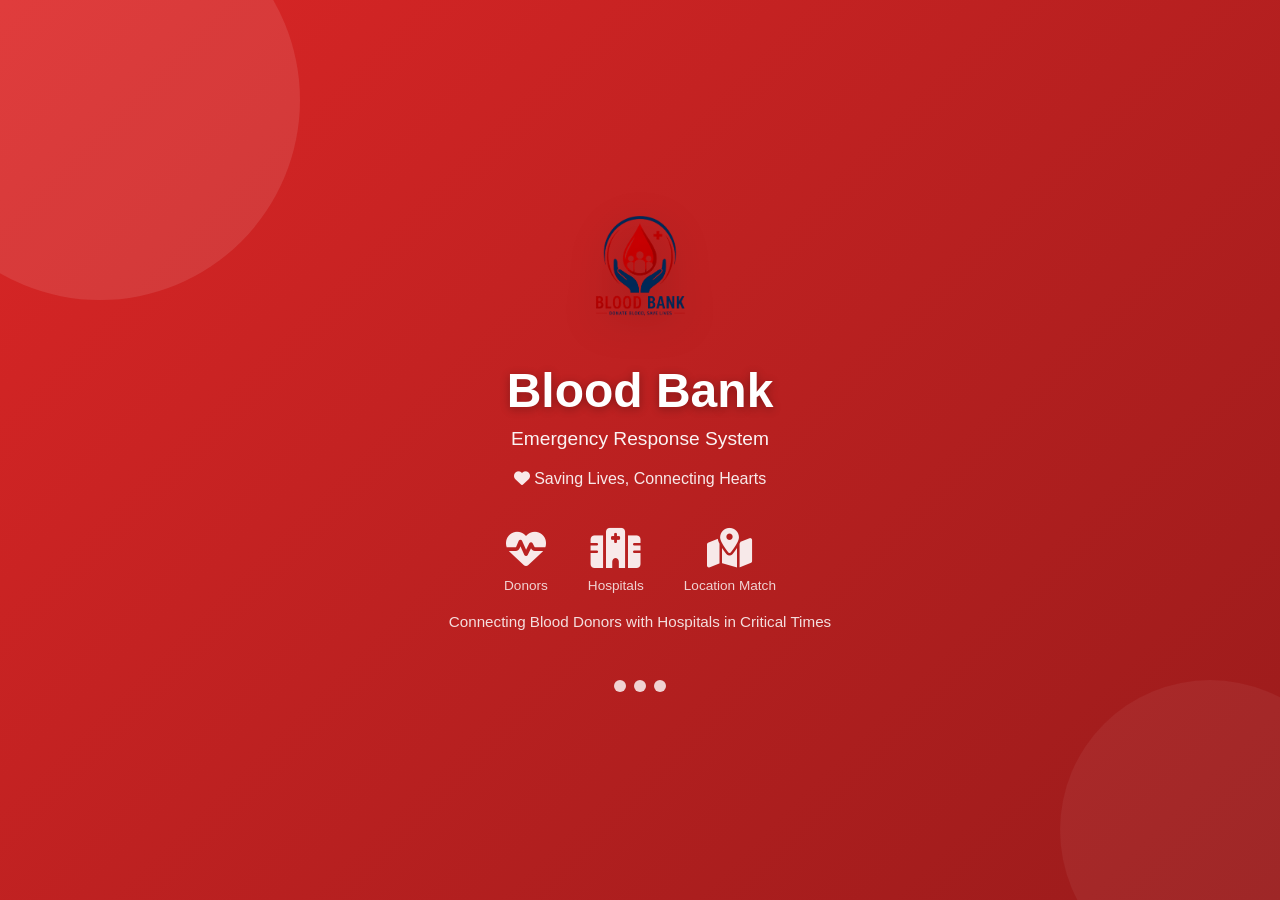
<file: splash.html>
<!DOCTYPE html>
<html lang="en">
<head>
    <meta charset="UTF-8">
    <meta name="viewport" content="width=device-width, initial-scale=1.0">
    <title>Blood Bank - Emergency Response System</title>
    <link rel="stylesheet" href="https://cdnjs.cloudflare.com/ajax/libs/font-awesome/6.4.0/css/all.min.css">
    <link rel="shortcut icon" href="logo.png" type="image/png">
    <style>
        * {
            margin: 0;
            padding: 0;
            box-sizing: border-box;
        }

        body {
            font-family: -apple-system, BlinkMacSystemFont, 'Segoe UI', 'Roboto', sans-serif;
            overflow: hidden;
            background: linear-gradient(135deg, #dc2626 0%, #991b1b 100%);
        }

        .splash-container {
            min-height: 100vh;
            display: flex;
            align-items: center;
            justify-content: center;
            background: linear-gradient(135deg, #dc2626 0%, #991b1b 100%);
            position: relative;
            overflow: hidden;
        }

        /* Background animation */
        .splash-container::before {
            content: '';
            position: absolute;
            width: 400px;
            height: 400px;
            background: rgba(255, 255, 255, 0.1);
            border-radius: 50%;
            top: -100px;
            left: -100px;
            animation: float 6s ease-in-out infinite;
        }

        .splash-container::after {
            content: '';
            position: absolute;
            width: 300px;
            height: 300px;
            background: rgba(255, 255, 255, 0.05);
            border-radius: 50%;
            bottom: -80px;
            right: -80px;
            animation: float 8s ease-in-out infinite reverse;
        }

        @keyframes float {
            0%, 100% { transform: translateY(0px); }
            50% { transform: translateY(30px); }
        }

        .splash-content {
            text-align: center;
            color: white;
            z-index: 10;
            animation: fadeInUp 0.8s ease;
        }

        @keyframes fadeInUp {
            from {
                opacity: 0;
                transform: translateY(30px);
            }
            to {
                opacity: 1;
                transform: translateY(0);
            }
        }

        .logo-container {
            margin-bottom: 30px;
            animation: scaleIn 0.8s ease 0.2s both;
        }

        @keyframes scaleIn {
            from {
                opacity: 0;
                transform: scale(0.5);
            }
            to {
                opacity: 1;
                transform: scale(1);
            }
        }

        .logo-container img {
            width: 120px;
            height: 120px;
            object-fit: contain;
            filter: drop-shadow(0 10px 20px rgba(0, 0, 0, 0.2));
        }

        .splash-content h1 {
            font-size: 3rem;
            font-weight: 700;
            margin-bottom: 10px;
            text-shadow: 0 2px 10px rgba(0, 0, 0, 0.3);
            animation: slideInDown 0.8s ease 0.4s both;
        }

        @keyframes slideInDown {
            from {
                opacity: 0;
                transform: translateY(-20px);
            }
            to {
                opacity: 1;
                transform: translateY(0);
            }
        }

        .splash-content p {
            font-size: 1.2rem;
            margin-bottom: 20px;
            opacity: 0.95;
            animation: slideInUp 0.8s ease 0.6s both;
        }

        .tagline {
            font-size: 1rem;
            color: rgba(255, 255, 255, 0.9);
            margin-bottom: 40px;
            font-weight: 300;
            animation: slideInUp 0.8s ease 0.8s both;
        }

        .splash-message {
            font-size: 0.95rem;
            color: rgba(255, 255, 255, 0.85);
            margin-top: 20px;
            animation: slideInUp 0.8s ease 1s both;
        }

        .splash-icons {
            display: flex;
            justify-content: center;
            gap: 40px;
            margin-top: 40px;
            animation: fadeIn 0.8s ease 1.2s both;
        }

        @keyframes fadeIn {
            from {
                opacity: 0;
            }
            to {
                opacity: 1;
            }
        }

        .icon-item {
            display: flex;
            flex-direction: column;
            align-items: center;
            gap: 10px;
        }

        .icon-item i {
            font-size: 2.5rem;
            opacity: 0.9;
        }

        .icon-item span {
            font-size: 0.85rem;
            opacity: 0.8;
        }

        .loader {
            margin-top: 50px;
            display: flex;
            justify-content: center;
            gap: 8px;
            animation: slideInUp 0.8s ease 1.4s both;
        }

        .loader span {
            width: 12px;
            height: 12px;
            background: rgba(255, 255, 255, 0.8);
            border-radius: 50%;
            animation: bounce 1.4s infinite;
        }

        .loader span:nth-child(1) { animation-delay: 0s; }
        .loader span:nth-child(2) { animation-delay: 0.2s; }
        .loader span:nth-child(3) { animation-delay: 0.4s; }

        @keyframes bounce {
            0%, 80%, 100% {
                opacity: 0.5;
                transform: translateY(0);
            }
            40% {
                opacity: 1;
                transform: translateY(-15px);
            }
        }

        /* Mobile responsiveness */
        @media (max-width: 768px) {
            .splash-content h1 {
                font-size: 2rem;
            }

            .splash-content p {
                font-size: 1rem;
            }

            .splash-icons {
                gap: 20px;
            }

            .icon-item i {
                font-size: 2rem;
            }

            .splash-container::before {
                width: 250px;
                height: 250px;
            }

            .splash-container::after {
                width: 200px;
                height: 200px;
            }
        }
    </style>
</head>
<body>
    <div class="splash-container">
        <div class="splash-content">
            <div class="logo-container">
                <img src="logo.png" alt="Pakistan Blood Bank Logo" onerror="this.style.display='none'">
            </div>
            <h1>Blood Bank</h1>
            <p>Emergency Response System</p>
            <div class="tagline">
                <i class="fas fa-heart"></i> Saving Lives, Connecting Hearts
            </div>
            
            <div class="splash-icons">
                <div class="icon-item">
                    <i class="fas fa-heartbeat"></i>
                    <span>Donors</span>
                </div>
                <div class="icon-item">
                    <i class="fas fa-hospital"></i>
                    <span>Hospitals</span>
                </div>
                <div class="icon-item">
                    <i class="fas fa-map-location-dot"></i>
                    <span>Location Match</span>
                </div>
            </div>

            <div class="splash-message">
                Connecting Blood Donors with Hospitals in Critical Times
            </div>

            <div class="loader">
                <span></span>
                <span></span>
                <span></span>
            </div>
        </div>
    </div>

<script>
    function goToHome() {
        window.location.replace("index.html?splash=done");
    }

    setTimeout(goToHome, 4000);

    document.addEventListener("click", goToHome);
</script>
    
</body>
</html>
</file>
<file: css/style.css>
/* ============================================================================
   BLOOD BANK MANAGEMENT SYSTEM - MODERN MINIMALISTIC DESIGN
   ============================================================================ */

/* ============================================================================
   1. VARIABLES & ROOT STYLES
   ============================================================================ */

:root {
    --color-primary: #dc2626;
    --color-primary-light: #fee2e2;
    --color-primary-dark: #991b1b;
    --color-secondary: #6b7280;
    --color-background: #f9fafb;
    --color-surface: #ffffff;
    --color-border: #e5e7eb;
    --color-text: #1f2937;
    --color-text-light: #6b7280;
    --color-success: #10b981;
    --color-warning: #f59e0b;
    --color-danger: #ef4444;
    --color-info: #3b82f6;
    
    --shadow-sm: 0 1px 2px 0 rgba(0, 0, 0, 0.05);
    --shadow-md: 0 4px 6px -1px rgba(0, 0, 0, 0.1);
    --shadow-lg: 0 10px 15px -3px rgba(0, 0, 0, 0.1);
    
    --spacing-xs: 0.25rem;
    --spacing-sm: 0.5rem;
    --spacing-md: 1rem;
    --spacing-lg: 1.5rem;
    --spacing-xl: 2rem;
    --spacing-2xl: 3rem;
    
    --radius-sm: 0.375rem;
    --radius-md: 0.5rem;
    --radius-lg: 0.75rem;
    
    --transition: all 0.3s ease;
}

/* ============================================================================
   2. GLOBAL STYLES
   ============================================================================ */

* {
    margin: 0;
    padding: 0;
    box-sizing: border-box;
}

html {
    scroll-behavior: smooth;
}

body {
    font-family: -apple-system, BlinkMacSystemFont, 'Segoe UI', 'Roboto', 'Oxygen',
        'Ubuntu', 'Cantarell', 'Fira Sans', 'Droid Sans', 'Helvetica Neue', sans-serif;
    background-color: var(--color-background);
    color: var(--color-text);
    line-height: 1.6;
    font-size: 16px;
    -webkit-font-smoothing: antialiased;
    -moz-osx-font-smoothing: grayscale;
}

/* ============================================================================
   3. LAYOUT STRUCTURE
   ============================================================================ */

.container {
    display: grid;
    grid-template-columns: 260px 1fr;
    min-height: 100vh;
}

.sidebar {
    background-color: var(--color-surface);
    border-right: 1px solid var(--color-border);
    padding: var(--spacing-xl) var(--spacing-lg);
    position: fixed;
    left: 0;
    top: 0;
    width: 260px;
    height: 100vh;
    overflow-y: auto;
    z-index: 1000;
}

.main-content {
    grid-column: 2;
    display: flex;
    flex-direction: column;
}

/* ============================================================================
   4. SIDEBAR & NAVIGATION
   ============================================================================ */

.logo {
    display: flex;
    align-items: center;
    gap: var(--spacing-md);
    margin-bottom: var(--spacing-2xl);
    cursor: pointer;
    transition: var(--transition);
}

.logo-icon {
    font-size: 2rem;
    line-height: 1;
}

.logo h1 {
    font-size: 1.5rem;
    font-weight: 700;
    color: var(--color-primary);
    letter-spacing: -0.5px;
}

.nav-menu {
    display: flex;
    flex-direction: column;
    gap: var(--spacing-xs);
}

.nav-item {
    display: flex;
    align-items: center;
    gap: var(--spacing-md);
    padding: var(--spacing-md) var(--spacing-lg);
    border-radius: var(--radius-md);
    color: var(--color-text-light);
    text-decoration: none;
    transition: var(--transition);
    font-size: 0.95rem;
    font-weight: 500;
}

.nav-item:hover {
    color: var(--color-primary);
    background-color: var(--color-primary-light);
}

.nav-item.active {
    color: var(--color-primary);
    background-color: var(--color-primary-light);
    border-left: 3px solid var(--color-primary);
    padding-left: calc(var(--spacing-lg) - 3px);
}

.nav-icon {
    font-size: 1.25rem;
    width: 1.5rem;
    text-align: center;
}

.nav-text {
    flex: 1;
}

/* ============================================================================
   5. HEADER SECTION
   ============================================================================ */

.header {
    display: flex;
    justify-content: space-between;
    align-items: center;
    padding: var(--spacing-xl) var(--spacing-2xl);
    background-color: var(--color-surface);
    border-bottom: 1px solid var(--color-border);
    position: sticky;
    top: 0;
    z-index: 100;
}

.header h2 {
    font-size: 1.875rem;
    font-weight: 700;
    color: var(--color-text);
}

.user-section {
    display: flex;
    align-items: center;
    gap: var(--spacing-md);
}

.user-name {
    color: var(--color-text-light);
    font-weight: 500;
}

.user-avatar {
    width: 40px;
    height: 40px;
    border-radius: 50%;
    background: linear-gradient(135deg, var(--color-primary), var(--color-primary-dark));
    color: white;
    display: flex;
    align-items: center;
    justify-content: center;
    font-weight: 700;
    cursor: pointer;
    transition: var(--transition);
}

.user-avatar:hover {
    transform: scale(1.05);
    box-shadow: var(--shadow-md);
}

/* ============================================================================
   6. PAGE SECTIONS & CARDS
   ============================================================================ */

.page-section {
    padding: var(--spacing-2xl);
    display: flex;
    flex-direction: column;
    gap: var(--spacing-2xl);
    flex: 1;
}

.dashboard {
    padding: var(--spacing-2xl);
    display: flex;
    flex-direction: column;
    gap: var(--spacing-2xl);
    flex: 1;
}

.card {
    background-color: var(--color-surface);
    border: 1px solid var(--color-border);
    border-radius: var(--radius-lg);
    padding: var(--spacing-xl);
    box-shadow: var(--shadow-sm);
    transition: var(--transition);
}

.card:hover {
    box-shadow: var(--shadow-md);
}

.card h3 {
    font-size: 1.25rem;
    margin-bottom: var(--spacing-lg);
    color: var(--color-text);
}

.card-header {
    display: flex;
    justify-content: space-between;
    align-items: center;
    margin-bottom: var(--spacing-lg);
    flex-wrap: wrap;
    gap: var(--spacing-md);
}

.card-header h3 {
    margin: 0;
}

/* ============================================================================
   7. DASHBOARD STATS
   ============================================================================ */

.stats-grid {
    display: grid;
    grid-template-columns: repeat(auto-fit, minmax(250px, 1fr));
    gap: var(--spacing-lg);
    margin-bottom: var(--spacing-2xl);
}

.stat-card {
    background-color: var(--color-surface);
    border: 1px solid var(--color-border);
    border-radius: var(--radius-lg);
    padding: var(--spacing-lg);
    display: flex;
    gap: var(--spacing-lg);
    align-items: flex-start;
    box-shadow: var(--shadow-sm);
    transition: var(--transition);
}

.stat-card:hover {
    box-shadow: var(--shadow-md);
    transform: translateY(-2px);
}

.stat-icon {
    width: 60px;
    height: 60px;
    border-radius: var(--radius-lg);
    display: flex;
    align-items: center;
    justify-content: center;
    font-size: 1.75rem;
    flex-shrink: 0;
}

.stat-content {
    flex: 1;
}

.stat-content h4 {
    font-size: 0.875rem;
    color: var(--color-text-light);
    text-transform: uppercase;
    letter-spacing: 0.5px;
    margin-bottom: var(--spacing-sm);
    font-weight: 600;
}

.stat-number {
    font-size: 2rem;
    font-weight: 700;
    color: var(--color-text);
    margin-bottom: var(--spacing-xs);
}

.stat-change {
    font-size: 0.875rem;
    color: var(--color-success);
}

/* ============================================================================
   8. DASHBOARD GRID & BLOOD STOCK
   ============================================================================ */

.dashboard-grid {
    display: grid;
    grid-template-columns: repeat(auto-fit, minmax(300px, 1fr));
    gap: var(--spacing-2xl);
}

.blood-stock-list {
    display: flex;
    flex-direction: column;
    gap: var(--spacing-lg);
}

.blood-item {
    display: grid;
    grid-template-columns: 60px 1fr 100px;
    align-items: center;
    gap: var(--spacing-md);
}

.blood-group {
    font-weight: 700;
    color: var(--color-primary);
    font-size: 1.25rem;
    text-align: center;
}

.blood-bar {
    height: 8px;
    background-color: var(--color-border);
    border-radius: 10px;
    overflow: hidden;
}

.blood-fill {
    height: 100%;
    background: linear-gradient(90deg, var(--color-primary), var(--color-primary-dark));
    border-radius: 10px;
    transition: var(--transition);
}

.blood-qty {
    font-size: 0.875rem;
    color: var(--color-text-light);
    text-align: right;
}

/* ============================================================================
   9. RECENT ITEMS LIST
   ============================================================================ */

.recent-list {
    display: flex;
    flex-direction: column;
    gap: var(--spacing-md);
}

.recent-item {
    display: flex;
    justify-content: space-between;
    align-items: center;
    padding: var(--spacing-md);
    background-color: var(--color-background);
    border-radius: var(--radius-md);
    transition: var(--transition);
}

.recent-item:hover {
    background-color: #f3f4f6;
}

.recent-info {
    flex: 1;
}

.recent-title {
    font-size: 0.95rem;
    font-weight: 600;
    color: var(--color-text);
    margin-bottom: var(--spacing-xs);
}

.recent-meta {
    font-size: 0.875rem;
    color: var(--color-text-light);
}

/* ============================================================================
   10. STATUS BADGES
   ============================================================================ */

.status-badge {
    display: inline-block;
    padding: 0.375rem 0.75rem;
    border-radius: var(--radius-md);
    font-size: 0.75rem;
    font-weight: 600;
    text-transform: uppercase;
    letter-spacing: 0.5px;
    white-space: nowrap;
}

.status-badge.urgent {
    background-color: #fee2e2;
    color: #991b1b;
}

.status-badge.pending {
    background-color: #fef3c7;
    color: #92400e;
}

.status-badge.approved {
    background-color: #dcfce7;
    color: #166534;
}

.status-badge.completed {
    background-color: #cffafe;
    color: #164e63;
}

.blood-badge {
    display: inline-block;
    padding: 0.375rem 0.75rem;
    border-radius: var(--radius-md);
    background-color: var(--color-primary-light);
    color: var(--color-primary-dark);
    font-weight: 700;
    font-size: 0.875rem;
}

/* ============================================================================
   11. FORMS & INPUTS
   ============================================================================ */

.form {
    display: flex;
    flex-direction: column;
}

.form-grid {
    display: grid;
    grid-template-columns: repeat(auto-fit, minmax(250px, 1fr));
    gap: var(--spacing-lg);
    margin-bottom: var(--spacing-lg);
}

.form-group {
    display: flex;
    flex-direction: column;
}

.form-group.form-full {
    grid-column: 1 / -1;
}

.form-group label {
    font-size: 0.875rem;
    font-weight: 600;
    color: var(--color-text);
    margin-bottom: var(--spacing-sm);
    display: block;
}

.form-group input,
.form-group select,
.form-group textarea {
    padding: var(--spacing-md);
    border: 1px solid var(--color-border);
    border-radius: var(--radius-md);
    font-size: 0.95rem;
    font-family: inherit;
    background-color: var(--color-background);
    color: var(--color-text);
    transition: var(--transition);
}

.form-group input:focus,
.form-group select:focus,
.form-group textarea:focus {
    outline: none;
    border-color: var(--color-primary);
    background-color: var(--color-surface);
    box-shadow: 0 0 0 3px var(--color-primary-light);
}

.form-group input::placeholder {
    color: var(--color-text-light);
}

.form-group select {
    cursor: pointer;
    appearance: none;
    background-image: url("data:image/svg+xml,%3Csvg xmlns='http://www.w3.org/2000/svg' width='12' height='12' viewBox='0 0 12 12'%3E%3Cpath fill='%236b7280' d='M6 9L1 4h10z'/%3E%3C/svg%3E");
    background-repeat: no-repeat;
    background-position: right var(--spacing-md) center;
    padding-right: 2.5rem;
}

.form-actions {
    display: flex;
    gap: var(--spacing-md);
    margin-top: var(--spacing-lg);
}

/* ============================================================================
   12. BUTTONS
   ============================================================================ */

.btn {
    padding: var(--spacing-md) var(--spacing-lg);
    border: none;
    border-radius: var(--radius-md);
    font-size: 0.95rem;
    font-weight: 600;
    cursor: pointer;
    transition: var(--transition);
    display: inline-flex;
    align-items: center;
    justify-content: center;
    gap: var(--spacing-sm);
    min-height: 44px;
    white-space: nowrap;
}

.btn-primary {
    background-color: var(--color-primary);
    color: white;
}

.btn-primary:hover {
    background-color: var(--color-primary-dark);
    box-shadow: var(--shadow-md);
    transform: translateY(-1px);
}

.btn-primary:active {
    transform: translateY(0);
}

.btn-secondary {
    background-color: var(--color-background);
    color: var(--color-text);
    border: 1px solid var(--color-border);
}

.btn-secondary:hover {
    background-color: #f3f4f6;
    border-color: var(--color-text-light);
}

.btn-icon {
    width: 36px;
    height: 36px;
    padding: 0;
    border: none;
    border-radius: var(--radius-md);
    background-color: transparent;
    font-size: 1.125rem;
    cursor: pointer;
    transition: var(--transition);
    display: flex;
    align-items: center;
    justify-content: center;
}

.btn-icon.edit:hover {
    background-color: #dbeafe;
}

.btn-icon.delete:hover {
    background-color: var(--color-primary-light);
}

/* ============================================================================
   13. SEARCH BOX
   ============================================================================ */

.search-box {
    position: relative;
    flex: 1;
    min-width: 200px;
}

.search-input {
    width: 100%;
    padding: var(--spacing-md) var(--spacing-md) var(--spacing-md) var(--spacing-lg);
    border: 1px solid var(--color-border);
    border-radius: var(--radius-md);
    font-size: 0.95rem;
    background-color: var(--color-background);
    color: var(--color-text);
    transition: var(--transition);
}

.search-input:focus {
    outline: none;
    border-color: var(--color-primary);
    background-color: var(--color-surface);
    box-shadow: 0 0 0 3px var(--color-primary-light);
}

.search-input::placeholder {
    color: var(--color-text-light);
}

.search-icon {
    position: absolute;
    right: var(--spacing-md);
    top: 50%;
    transform: translateY(-50%);
    color: var(--color-text-light);
    pointer-events: none;
}

/* ============================================================================
   14. TABLES
   ============================================================================ */

.table-responsive {
    overflow-x: auto;
    margin-top: var(--spacing-lg);
    border-radius: var(--radius-lg);
    border: 1px solid var(--color-border);
}

.table {
    width: 100%;
    border-collapse: collapse;
    background-color: var(--color-surface);
    table-layout: auto;
}

.table thead {
    background-color: var(--color-background);
    border-bottom: 2px solid var(--color-border);
    position: sticky;
    top: 0;
    z-index: 10;
}

.table th {
    padding: var(--spacing-md) var(--spacing-lg);
    text-align: left;
    font-weight: 600;
    font-size: 0.875rem;
    text-transform: uppercase;
    letter-spacing: 0.5px;
    color: var(--color-text-light);
    white-space: nowrap;
    word-break: break-word;
}

.table th:last-child {
    width: 120px;
    text-align: center;
}

.table td {
    padding: var(--spacing-md) var(--spacing-lg);
    border-bottom: 1px solid var(--color-border);
    color: var(--color-text);
    word-wrap: break-word;
}

.table td:last-child {
    text-align: center;
    width: 120px;
}

.table tbody tr {
    transition: var(--transition);
}

.table tbody tr:hover {
    background-color: var(--color-background);
}

.table tbody tr:last-child td {
    border-bottom: none;
}

/* ============================================================================
   15. SECTION TITLE
   ============================================================================ */

.section-title {
    font-size: 1.5rem;
    font-weight: 700;
    color: var(--color-text);
    margin-bottom: var(--spacing-lg);
}

/* ============================================================================
   16. MOBILE HAMBURGER MENU
   ============================================================================ */

.hamburger-menu {
    display: none;
    width: 44px;
    height: 44px;
    background: none;
    border: none;
    cursor: pointer;
    flex-direction: column;
    justify-content: center;
    align-items: center;
    gap: 5px;
    z-index: 1001;
    touch-action: manipulation;
}

.hamburger-menu span {
    width: 24px;
    height: 2px;
    background-color: var(--color-text);
    border-radius: 1px;
    transition: var(--transition);
}

.hamburger-menu.active span:nth-child(1) {
    transform: rotate(45deg) translate(8px, 8px);
}

.hamburger-menu.active span:nth-child(2) {
    opacity: 0;
}

.hamburger-menu.active span:nth-child(3) {
    transform: rotate(-45deg) translate(7px, -7px);
}

.mobile-overlay {
    display: none;
    position: fixed;
    top: 0;
    left: 0;
    right: 0;
    bottom: 0;
    background-color: rgba(0, 0, 0, 0.5);
    z-index: 999;
}

.mobile-overlay.active {
    display: block;
}

/* ============================================================================
   17. RESPONSIVE DESIGN
   ============================================================================ */

@media (max-width: 768px) {
    .container {
        grid-template-columns: 1fr;
    }

    .hamburger-menu {
        display: flex;
    }

    .sidebar {
        position: fixed;
        left: 0;
        top: 0;
        width: 280px;
        height: 100vh;
        transform: translateX(-100%);
        transition: var(--transition);
        z-index: 1000;
        overflow-y: auto;
        padding: var(--spacing-xl) var(--spacing-lg);
        border-right: 1px solid var(--color-border);
    }

    .sidebar.active {
        transform: translateX(0);
        box-shadow: 2px 0 10px rgba(0, 0, 0, 0.15);
    }

    .logo {
        margin-bottom: var(--spacing-2xl);
        display: flex;
        align-items: center;
        gap: var(--spacing-md);
    }

    .logo-icon {
        font-size: 2rem;
    }

    .logo h1 {
        font-size: 1.5rem;
    }

    .nav-menu {
        flex-direction: column;
        gap: var(--spacing-md);
    }

    .nav-item {
        padding: var(--spacing-md) var(--spacing-lg);
        font-size: 1rem;
    }

    .nav-text {
        display: inline;
    }

    .main-content {
        grid-column: 1;
        margin-top: 0;
    }

    .header {
        display: grid;
        grid-template-columns: auto 1fr;
        gap: var(--spacing-md);
        align-items: center;
        padding: var(--spacing-lg);
    }

    .header h2 {
        font-size: 1.5rem;
        grid-column: 2;
    }

    .user-section {
        grid-column: 2;
        justify-content: flex-start;
    }

    .page-section,
    .dashboard {
        padding: var(--spacing-lg);
    }

    .stats-grid {
        grid-template-columns: 1fr;
    }

    .dashboard-grid {
        grid-template-columns: 1fr;
    }

    .form-grid {
        grid-template-columns: 1fr;
    }

    .card-header {
        flex-direction: column;
        align-items: stretch;
    }

    .search-box {
        width: 100%;
    }

    .table-responsive {
        overflow-x: auto;
        -webkit-overflow-scrolling: touch;
    }

    .form-actions {
        flex-direction: column;
    }

    .btn {
        width: 100%;
    }

    .need-header {
        flex-direction: column;
        align-items: flex-start;
    }

    .blood-group-large {
        width: 80px;
        height: 80px;
        font-size: 2rem;
    }
}

@media (max-width: 480px) {
    .header h2 {
        font-size: 1.25rem;
    }

    .stat-card {
        flex-direction: column;
        text-align: center;
    }

    .stat-icon {
        width: 50px;
        height: 50px;
        font-size: 1.5rem;
    }

    .stat-number {
        font-size: 1.5rem;
    }

    .blood-item {
        grid-template-columns: 50px 1fr;
    }

    .blood-qty {
        grid-column: 2;
        margin-top: var(--spacing-sm);
        text-align: left;
    }

    .table {
        font-size: 0.875rem;
    }

    .table th,
    .table td {
        padding: var(--spacing-sm);
    }

    .btn-icon {
        width: 32px;
        height: 32px;
        font-size: 1rem;
    }
}

/* ============================================================================
   17. UTILITIES & ANIMATIONS
   ============================================================================ */

.text-muted {
    color: var(--color-text-light);
}

.text-center {
    text-align: center;
}

.mt-1 { margin-top: var(--spacing-md); }
.mt-2 { margin-top: var(--spacing-lg); }
.mb-1 { margin-bottom: var(--spacing-md); }
.mb-2 { margin-bottom: var(--spacing-lg); }

@keyframes slideIn {
    from {
        opacity: 0;
        transform: translateY(10px);
    }
    to {
        opacity: 1;
        transform: translateY(0);
    }
}

.card {
    animation: slideIn 0.3s ease;
}

/* ============================================================================
   18. SCROLLBAR STYLING
   ============================================================================ */

::-webkit-scrollbar {
    width: 8px;
    height: 8px;
}

::-webkit-scrollbar-track {
    background: var(--color-background);
}

::-webkit-scrollbar-thumb {
    background: var(--color-border);
    border-radius: 10px;
}

/* ============================================================================
   18. SCROLLBAR STYLING
   ============================================================================ */

::-webkit-scrollbar {
    width: 8px;
    height: 8px;
}

::-webkit-scrollbar-track {
    background: var(--color-background);
}

::-webkit-scrollbar-thumb {
    background: var(--color-border);
    border-radius: 10px;
}

::-webkit-scrollbar-thumb:hover {
    background: var(--color-text-light);
}

/* ============================================================================
   19. BLOOD NEEDS FEED STYLES
   ============================================================================ */

.blood-needs-list {
    display: flex;
    flex-direction: column;
    gap: var(--spacing-2xl);
}

.blood-need-card {
    border: 2px solid var(--color-border);
    border-radius: var(--radius-lg);
    padding: var(--spacing-xl);
    background: linear-gradient(135deg, #fafafa 0%, #ffffff 100%);
    transition: var(--transition);
}

.blood-need-card:hover {
    border-color: var(--color-primary);
    box-shadow: 0 0 0 3px var(--color-primary-light);
}

.need-header {
    display: flex;
    justify-content: space-between;
    align-items: flex-start;
    margin-bottom: var(--spacing-lg);
    gap: var(--spacing-lg);
}

.need-title-section {
    flex: 1;
}

.need-title-section h4 {
    font-size: 1.25rem;
    font-weight: 700;
    color: var(--color-text);
    margin-bottom: var(--spacing-sm);
}

.blood-group-large {
    font-size: 2.5rem;
    font-weight: 900;
    color: var(--color-primary);
    background: var(--color-primary-light);
    width: 100px;
    height: 100px;
    display: flex;
    align-items: center;
    justify-content: center;
    border-radius: var(--radius-lg);
    border: 3px solid var(--color-primary);
    flex-shrink: 0;
}

.urgency-badge {
    display: inline-flex;
    align-items: center;
    gap: var(--spacing-sm);
    padding: 0.5rem 1rem;
    border-radius: var(--radius-md);
    font-size: 0.875rem;
    font-weight: 600;
    white-space: nowrap;
}

.urgency-badge.critical {
    background-color: #fee2e2;
    color: #991b1b;
}

.urgency-badge.urgent {
    background-color: #fef3c7;
    color: #92400e;
}

.urgency-badge.normal {
    background-color: #dbeafe;
    color: #1e40af;
}

.need-info-grid {
    display: grid;
    grid-template-columns: repeat(auto-fit, minmax(200px, 1fr));
    gap: var(--spacing-lg);
    margin-bottom: var(--spacing-lg);
    padding: var(--spacing-lg);
    background-color: var(--color-background);
    border-radius: var(--radius-md);
}

.need-info-item {
    display: flex;
    gap: var(--spacing-md);
}

.need-info-item i {
    font-size: 1.25rem;
    color: var(--color-primary);
    flex-shrink: 0;
    width: 24px;
    text-align: center;
}

.info-label {
    font-size: 0.75rem;
    color: var(--color-text-light);
    text-transform: uppercase;
    letter-spacing: 0.5px;
    margin-bottom: var(--spacing-xs);
}

.info-value {
    font-size: 0.95rem;
    font-weight: 600;
    color: var(--color-text);
}

.need-description {
    padding: var(--spacing-md) var(--spacing-lg);
    background-color: #fffbf0;
    border-left: 4px solid var(--color-primary);
    border-radius: var(--radius-sm);
    margin-bottom: var(--spacing-lg);
}

.need-description p {
    color: var(--color-text);
    line-height: 1.6;
}

.need-actions {
    display: flex;
    gap: var(--spacing-md);
    flex-wrap: wrap;
}

.btn-respond {
    flex: 1;
    min-width: 150px;
}

.btn-share,
.btn-details {
    flex: 0 1 auto;
}

.fulfilled-list {
    display: flex;
    flex-direction: column;
    gap: var(--spacing-lg);
}

.fulfilled-item {
    padding: var(--spacing-lg);
    background-color: #f0fdf4;
    border-left: 4px solid var(--color-success);
    border-radius: var(--radius-md);
    transition: var(--transition);
}

.fulfilled-item:hover {
    box-shadow: var(--shadow-md);
}

.fulfilled-header {
    display: flex;
    justify-content: space-between;
    align-items: center;
    margin-bottom: var(--spacing-sm);
}

.fulfilled-header h4 {
    font-size: 1rem;
    font-weight: 600;
    color: var(--color-text);
}

.completed-badge {
    display: inline-flex;
    align-items: center;
    gap: var(--spacing-sm);
    padding: 0.375rem 0.75rem;
    background-color: #dcfce7;
    color: #166534;
    border-radius: var(--radius-md);
    font-size: 0.75rem;
    font-weight: 600;
}

.fulfilled-meta {
    font-size: 0.875rem;
    color: var(--color-text-light);
    display: flex;
    align-items: center;
    gap: var(--spacing-md);
    flex-wrap: wrap;
}

.fulfilled-meta i {
    color: var(--color-success);
}

/* ============================================================================
   20. ICON STYLING
   ============================================================================ */

.stat-icon {
    display: flex;
    align-items: center;
    justify-content: center;
    font-size: 2rem;
}

.stat-icon i {
    color: var(--color-primary);
}

.nav-icon i {
    font-size: 1.25rem;
}

.search-icon {
    color: var(--color-text-light);
}

.search-icon i {
    font-size: 1rem;
}

/* ============================================================================
   21. RESPONSIVE - BLOOD NEEDS
   ============================================================================ */

@media (max-width: 768px) {
    .blood-need-card {
        padding: var(--spacing-lg);
    }

    .need-header {
        flex-direction: column;
        align-items: flex-start;
    }

    .blood-group-large {
        width: 80px;
        height: 80px;
        font-size: 1.875rem;
        align-self: flex-start;
    }

    .need-info-grid {
        grid-template-columns: 1fr;
        gap: var(--spacing-md);
    }

    .need-actions {
        flex-direction: column;
    }

    .btn-respond,
    .btn-share,
    .btn-details {
        width: 100%;
    }

    .fulfilled-header {
        flex-direction: column;
        align-items: flex-start;
        gap: var(--spacing-sm);
    }

    .fulfilled-meta {
        flex-direction: column;
        align-items: flex-start;
    }
}
</file>
